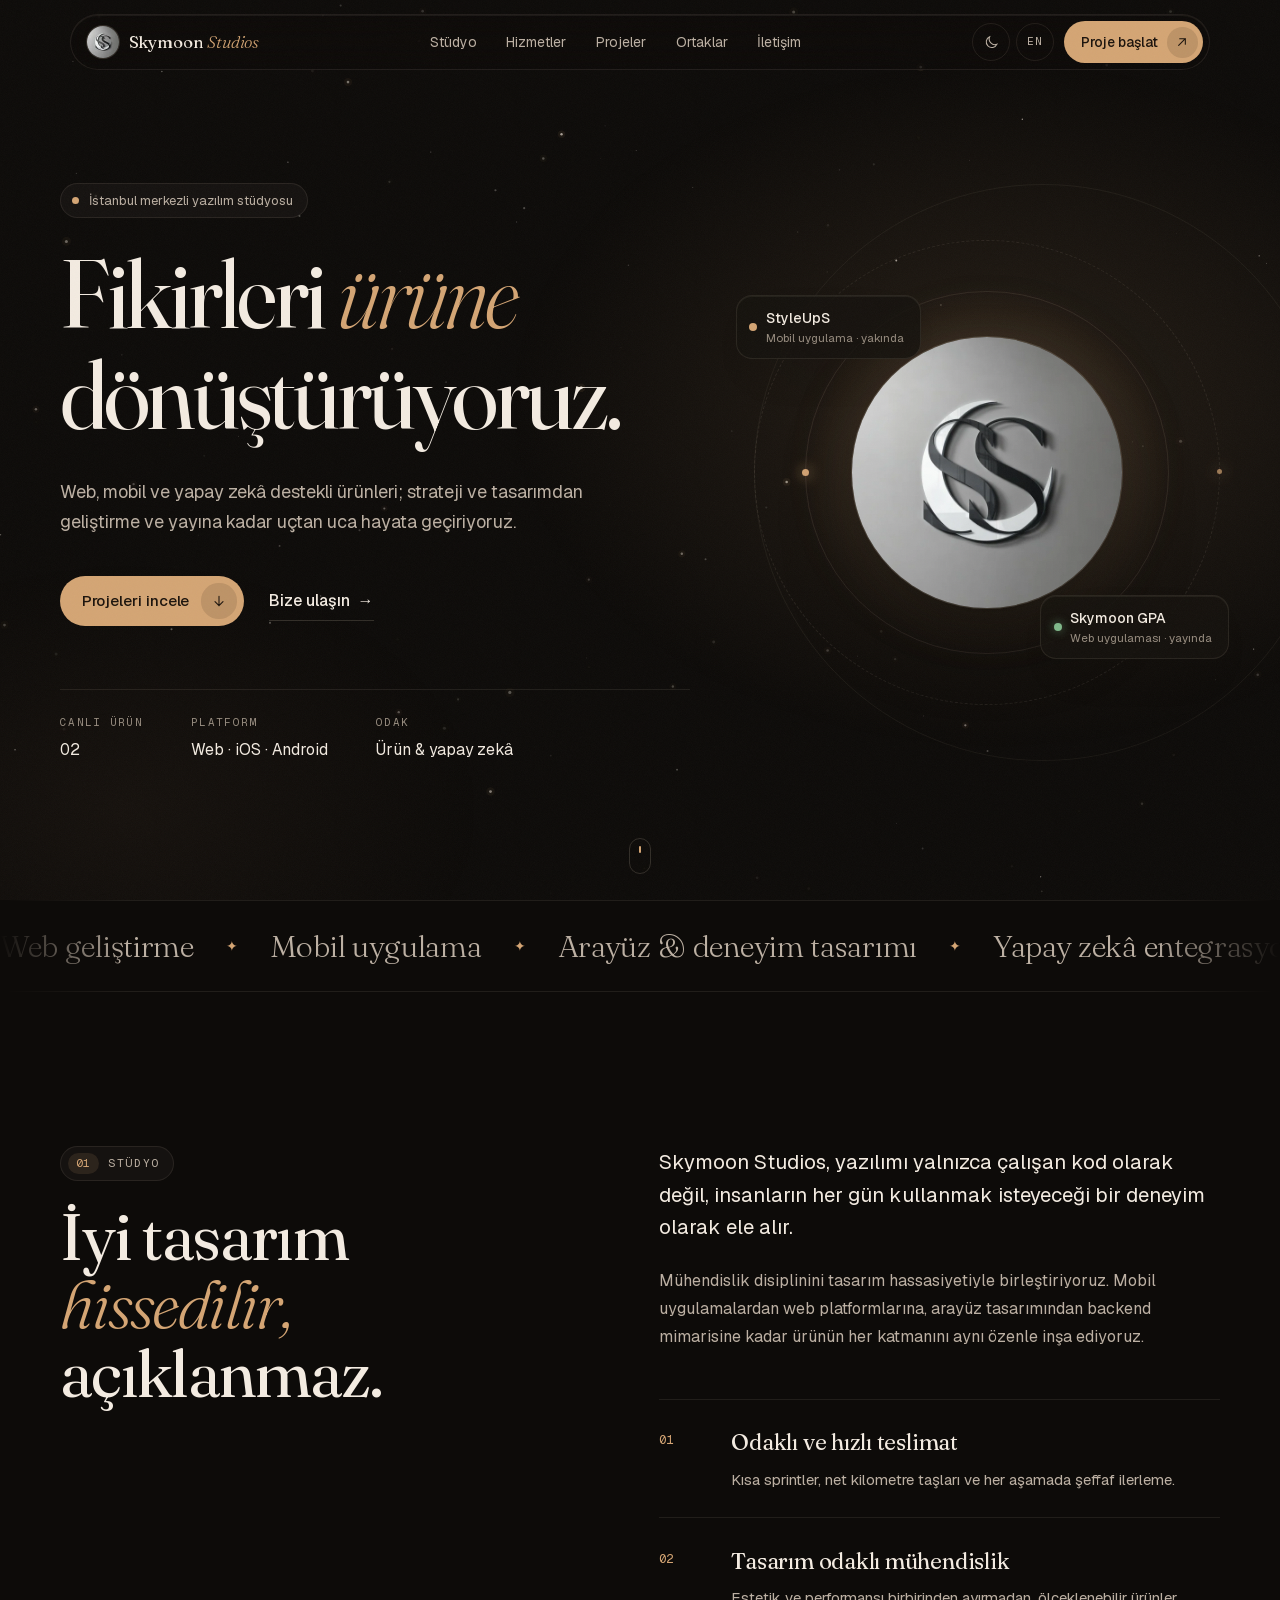
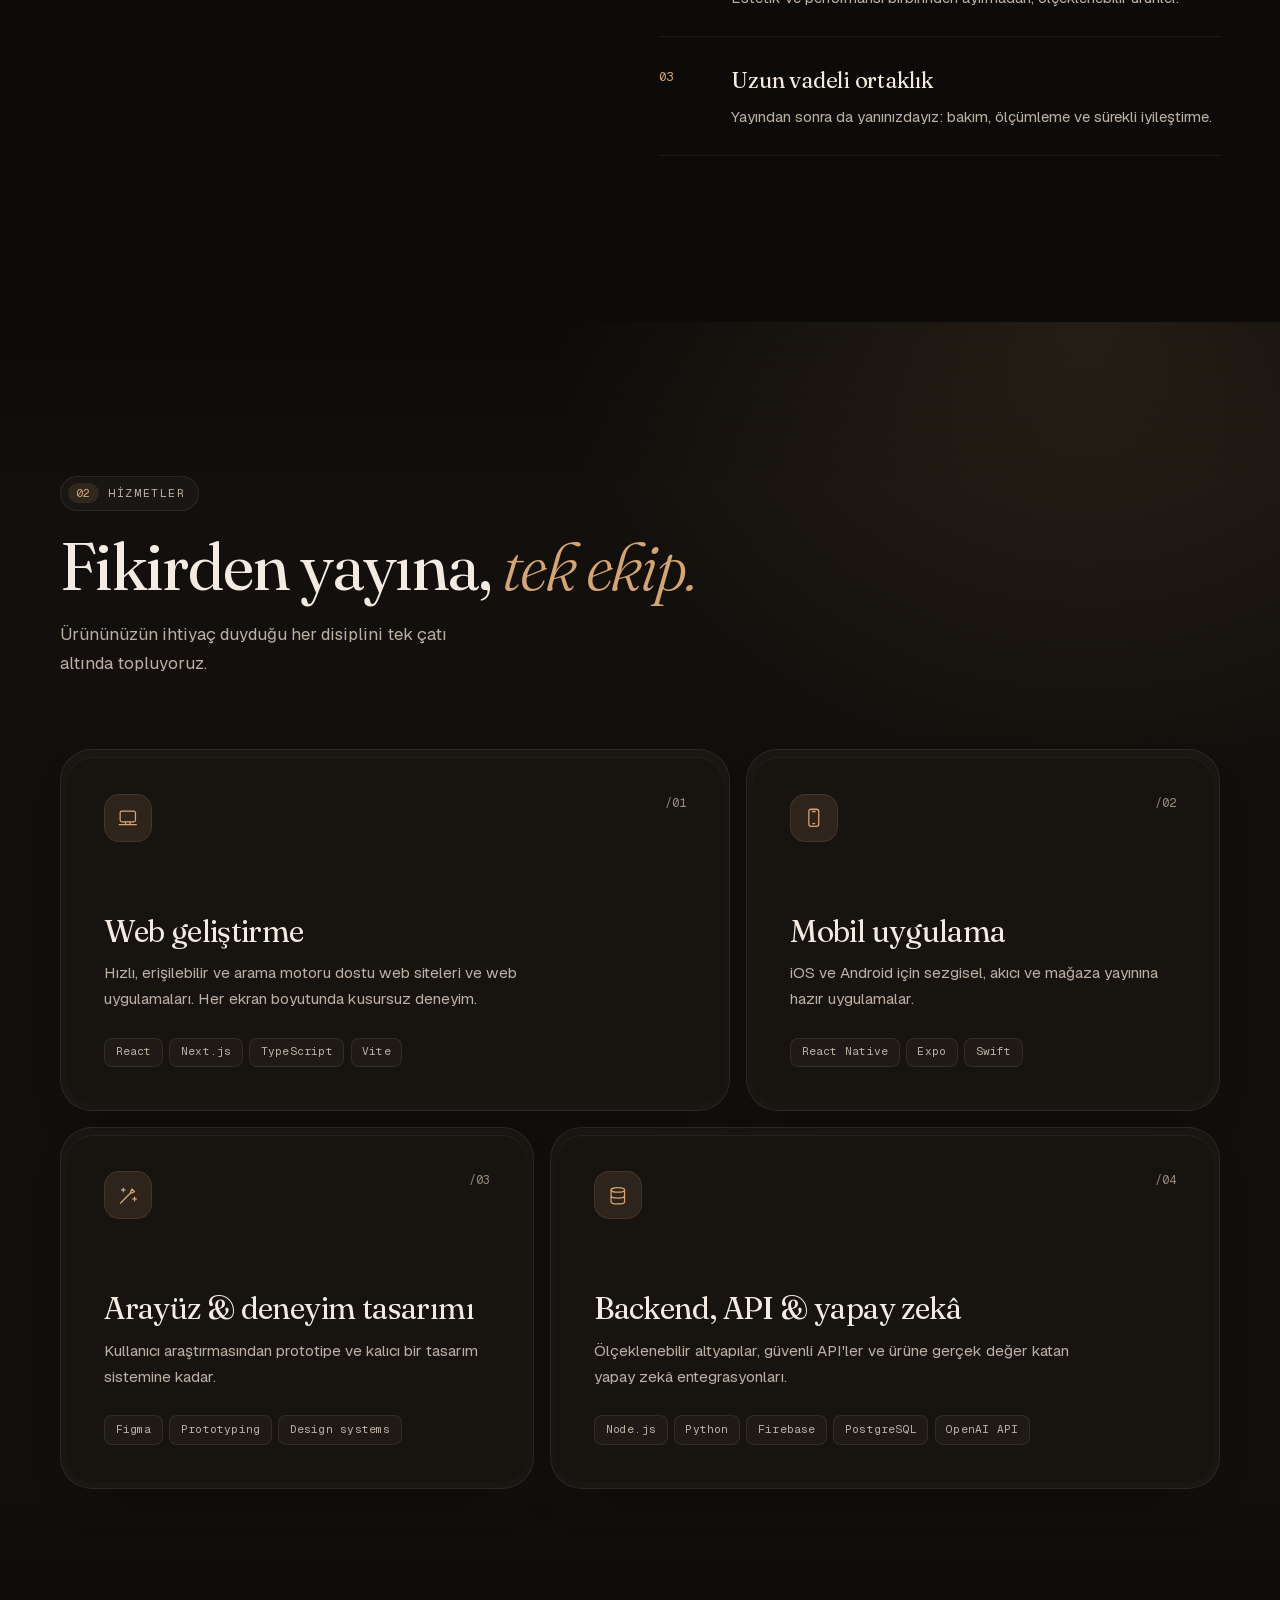
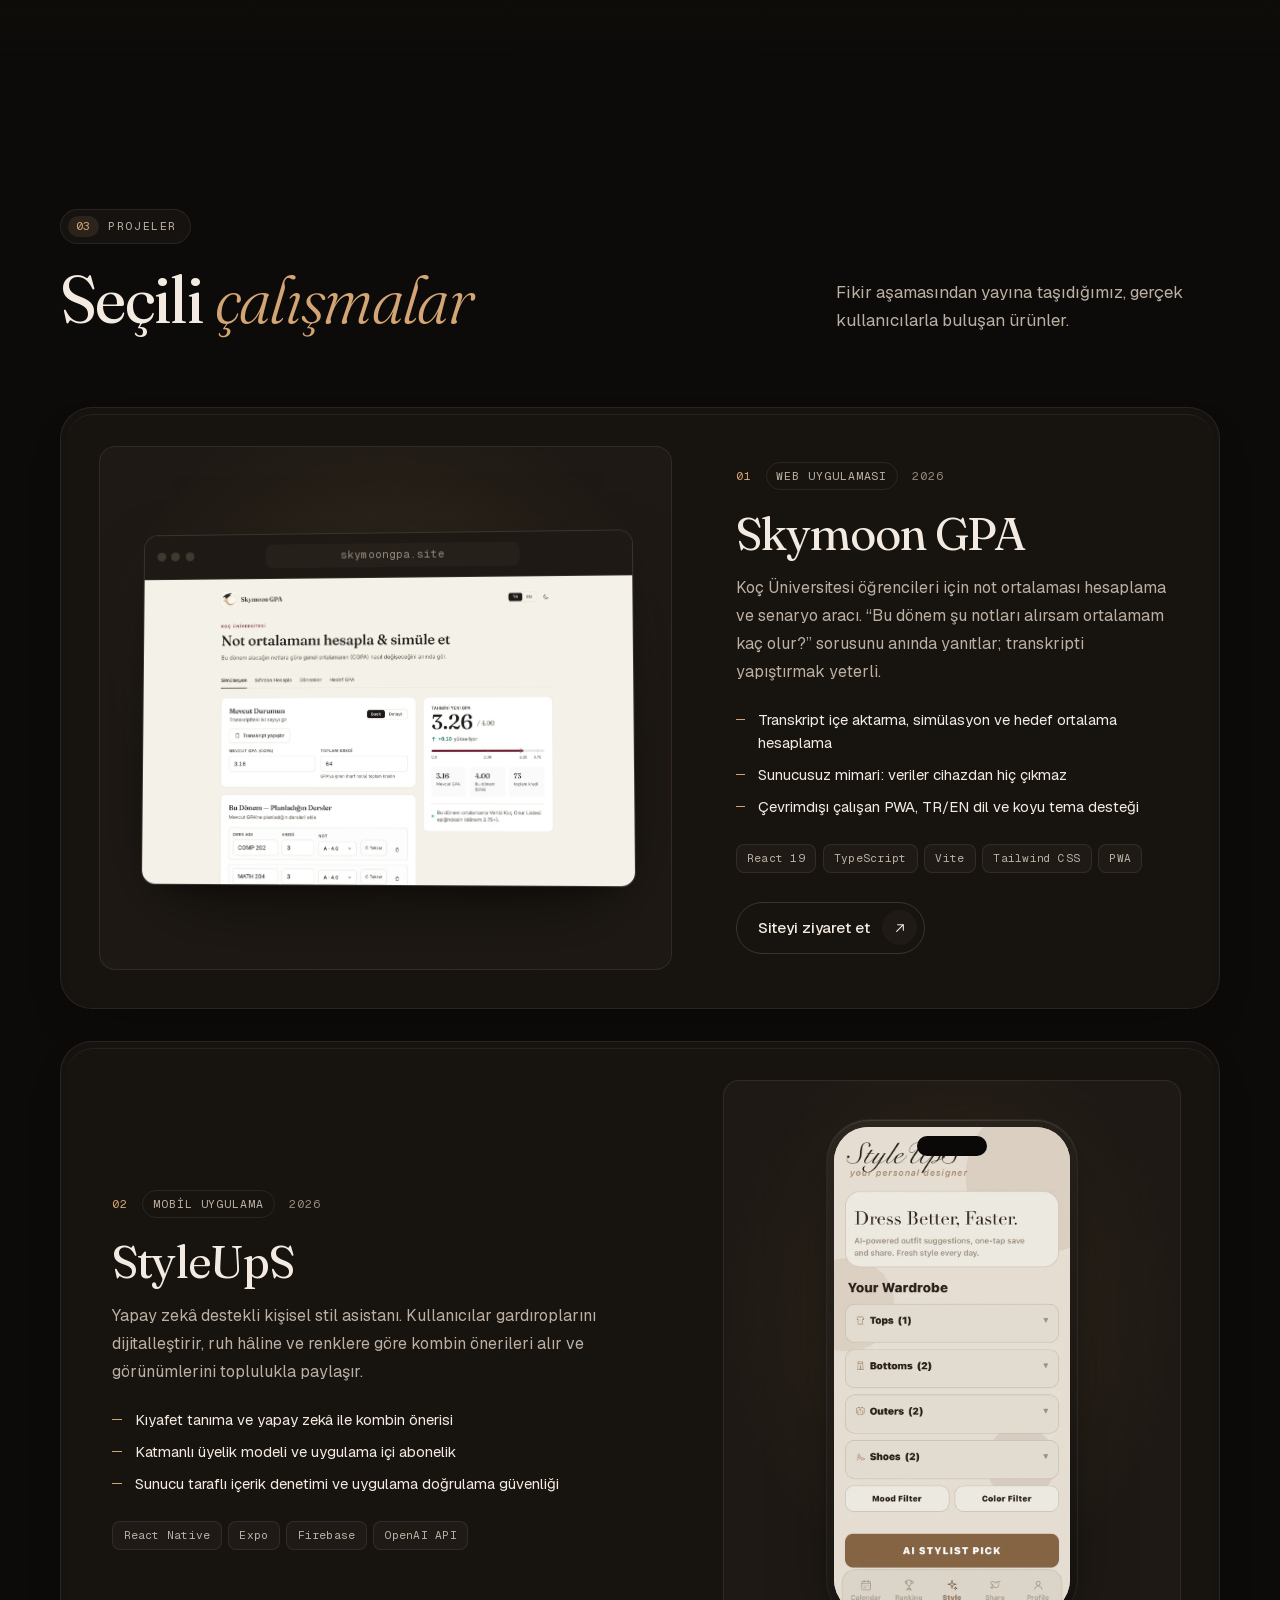
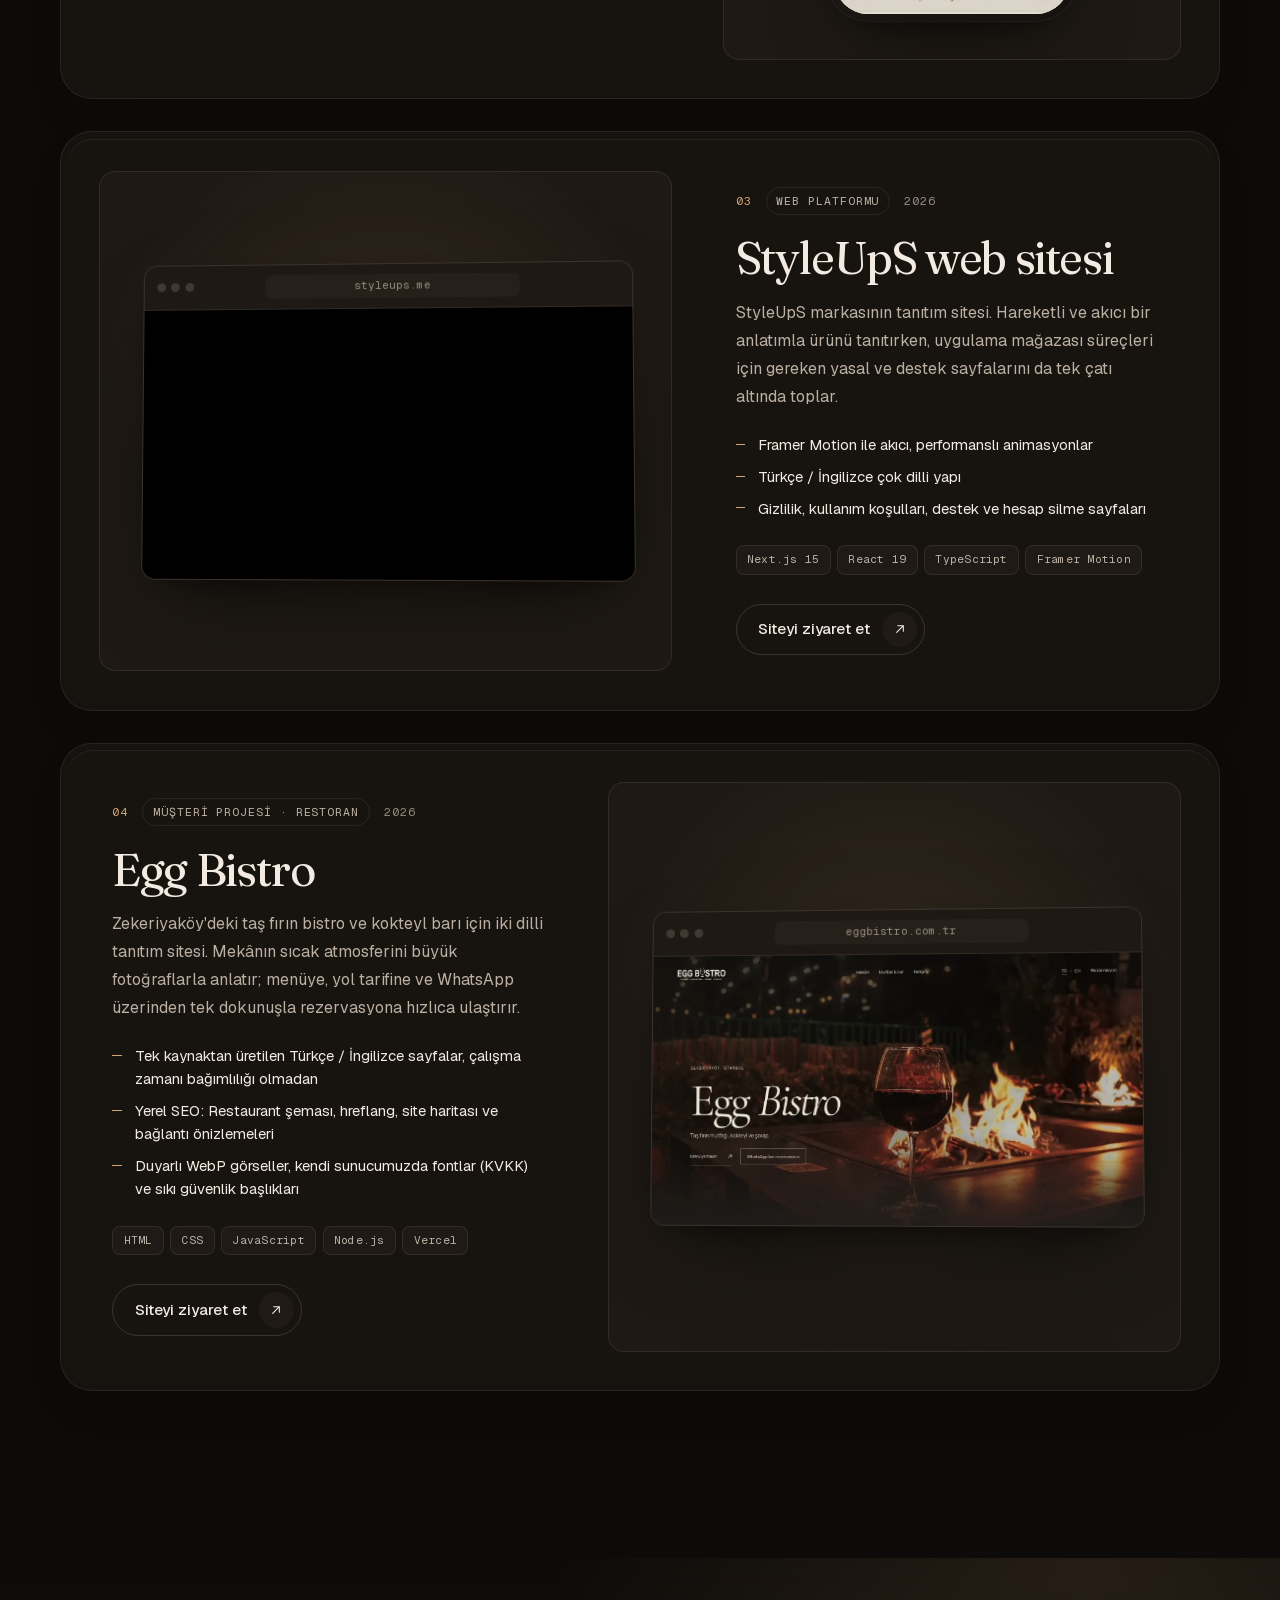
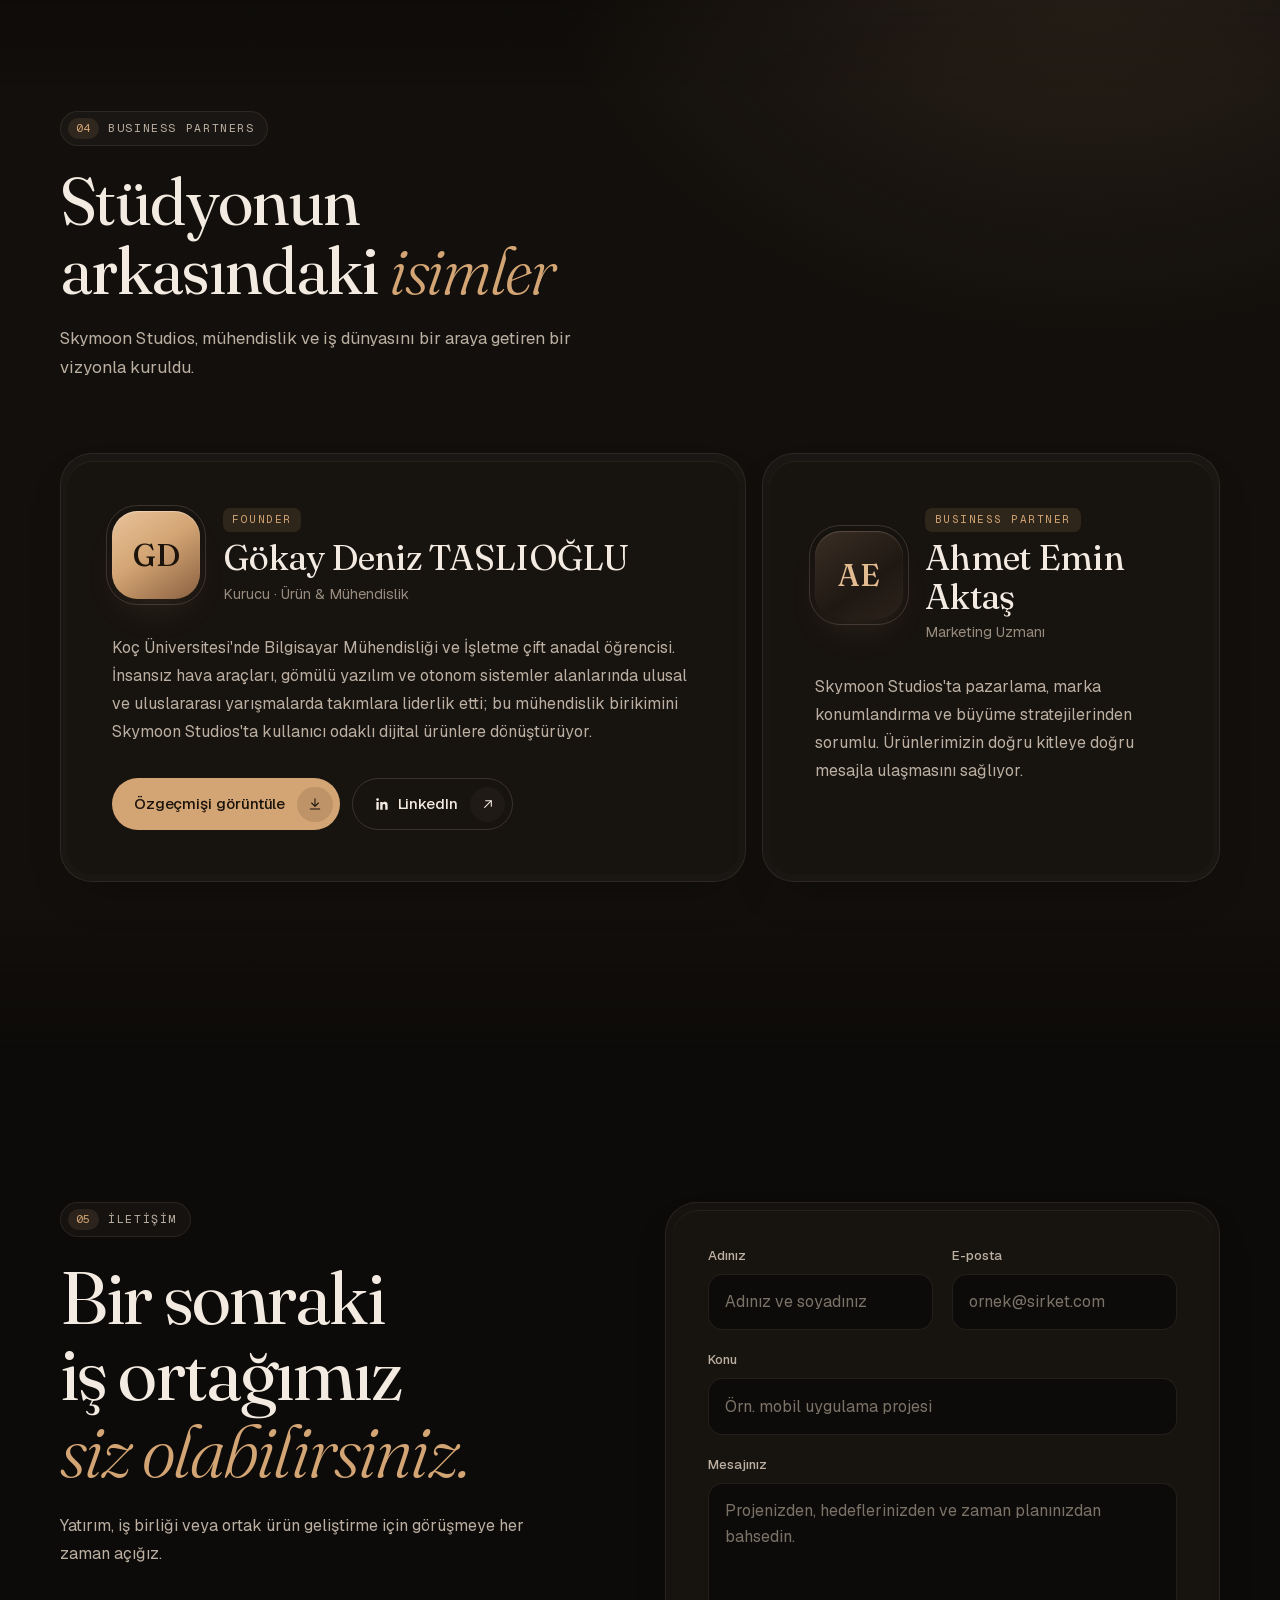
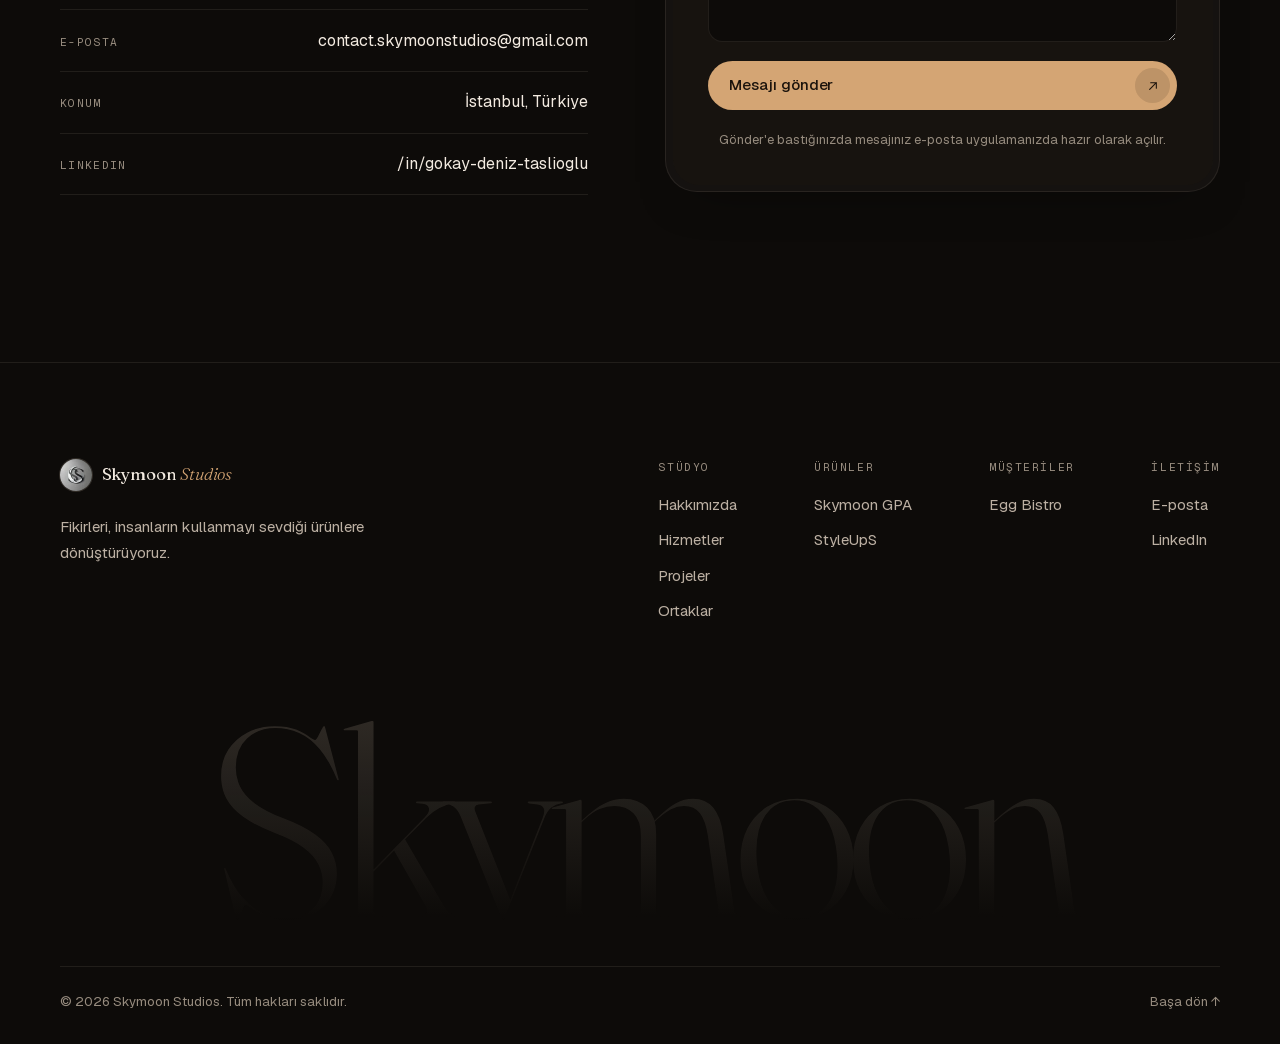
<file: index.html>
<!DOCTYPE html>
<html lang="tr">
<head>
    <meta charset="UTF-8">
    <meta name="viewport" content="width=device-width, initial-scale=1.0, viewport-fit=cover">
    <!-- Translatable head: data-en / data-en-* hold the English values used by build-en.mjs -->
    <title data-tr="Skymoon Studios — Dijital Ürün Stüdyosu" data-en="Skymoon Studios — Digital Product Studio">Skymoon Studios — Dijital Ürün Stüdyosu</title>
    <meta name="description" content="Skymoon Studios, web, mobil ve yapay zekâ destekli ürünleri tasarımdan yayına kadar uçtan uca geliştiren İstanbul merkezli bir yazılım stüdyosudur." data-en-content="Skymoon Studios is an Istanbul-based software studio that designs, builds and ships web, mobile and AI-powered products end to end.">
    <meta http-equiv="Content-Security-Policy" content="default-src 'self'; script-src 'self'; style-src 'self' 'unsafe-inline'; font-src 'self'; img-src 'self' data: https:; media-src 'self' data: blob:; connect-src 'self'; object-src 'none'; base-uri 'self'; form-action 'self' mailto:">
    <meta name="theme-color" content="#0d0b09">
    <link rel="canonical" href="https://www.skymoonstudios.com/" data-en-href="https://www.skymoonstudios.com/en/">
    <link rel="alternate" hreflang="tr" href="https://www.skymoonstudios.com/">
    <link rel="alternate" hreflang="en" href="https://www.skymoonstudios.com/en/">
    <link rel="alternate" hreflang="x-default" href="https://www.skymoonstudios.com/">
    <link rel="icon" href="/favicon.ico" sizes="any">
    <link rel="icon" type="image/png" sizes="32x32" href="/favicon-32.png">
    <link rel="apple-touch-icon" href="/apple-touch-icon.png">
    <meta property="og:type" content="website">
    <meta property="og:url" content="https://www.skymoonstudios.com/" data-en-content="https://www.skymoonstudios.com/en/">
    <meta property="og:site_name" content="Skymoon Studios">
    <meta property="og:locale" content="tr_TR" data-en-content="en_US">
    <meta property="og:locale:alternate" content="en_US" data-en-content="tr_TR">
    <meta property="og:title" content="Skymoon Studios — Dijital Ürün Stüdyosu" data-en-content="Skymoon Studios — Digital Product Studio">
    <meta property="og:description" content="Web, mobil ve yapay zekâ destekli ürünleri tasarımdan yayına kadar uçtan uca geliştiriyoruz." data-en-content="We design, build and ship web, mobile and AI-powered products end to end.">
    <meta property="og:image" content="https://www.skymoonstudios.com/og-image.jpg">
    <meta property="og:image:width" content="1200">
    <meta property="og:image:height" content="630">
    <meta property="og:image:alt" content="Skymoon Studios — Fikirleri ürüne dönüştürüyoruz." data-en-content="Skymoon Studios — We turn ideas into products.">
    <meta name="twitter:card" content="summary_large_image">
    <meta name="twitter:title" content="Skymoon Studios — Dijital Ürün Stüdyosu" data-en-content="Skymoon Studios — Digital Product Studio">
    <meta name="twitter:description" content="Web, mobil ve yapay zekâ destekli ürünleri tasarımdan yayına kadar uçtan uca geliştiriyoruz." data-en-content="We design, build and ship web, mobile and AI-powered products end to end.">
    <meta name="twitter:image" content="https://www.skymoonstudios.com/og-image.jpg">
    <script type="application/ld+json">
    {
        "@context": "https://schema.org",
        "@type": "Organization",
        "name": "Skymoon Studios",
        "url": "https://www.skymoonstudios.com/",
        "logo": "https://www.skymoonstudios.com/apple-touch-icon.png",
        "email": "contact.skymoonstudios@gmail.com",
        "address": { "@type": "PostalAddress", "addressLocality": "İstanbul", "addressCountry": "TR" },
        "founder": { "@type": "Person", "name": "Gökay Deniz TASLIOĞLU", "sameAs": "https://www.linkedin.com/in/gokay-deniz-taslioglu/" }
    }
    </script>
    <script src="/boot.js?v=2026-09-29n"></script>
    <link rel="preload" href="/fonts/fraunces-normal-latin.woff2" as="font" type="font/woff2" crossorigin>
    <link rel="preload" href="/fonts/geist-normal-latin.woff2" as="font" type="font/woff2" crossorigin>
    <link rel="stylesheet" href="/fonts/fonts.css?v=1">
    <link rel="stylesheet" href="/styles.css?v=2026-09-29n">
</head>
<body>
    <a class="skip-link" href="#main" data-tr="İçeriğe geç" data-en="Skip to content">İçeriğe geç</a>

    <div class="cursor-aura" aria-hidden="true"></div>
    <canvas id="starfield" aria-hidden="true"></canvas>
    <div class="grain" aria-hidden="true"></div>

    <!-- Preloader (first visit per session only) -->
    <div class="preloader" aria-hidden="true">
        <div class="pre-inner">
            <div class="pre-ring">
                <img src="/assets/logo-128.webp" alt="" class="pre-logo" width="58" height="58">
                <svg viewBox="0 0 100 100"><circle cx="50" cy="50" r="46"/></svg>
            </div>
            <div class="pre-word">Skymoon <em>Studios</em></div>
        </div>
    </div>

    <!-- ─── NAV ─── -->
    <header class="nav" id="nav">
        <div class="nav-island">
            <a href="#hero" class="brand" aria-label="Skymoon Studios — ana sayfa" data-en-aria="Skymoon Studios — home">
                <img src="/assets/logo-64.webp" alt="" class="brand-logo" width="32" height="32">
                <span class="brand-word">Skymoon <em>Studios</em></span>
            </a>
            <nav class="nav-links" aria-label="Ana menü" data-en-aria="Main menu">
                <a href="#about" class="nav-link" data-tr="Stüdyo" data-en="Studio">Stüdyo</a>
                <a href="#services" class="nav-link" data-tr="Hizmetler" data-en="Services">Hizmetler</a>
                <a href="#work" class="nav-link" data-tr="Projeler" data-en="Work">Projeler</a>
                <a href="#partners" class="nav-link" data-tr="Ortaklar" data-en="Partners">Ortaklar</a>
                <a href="#contact" class="nav-link" data-tr="İletişim" data-en="Contact">İletişim</a>
            </nav>
            <div class="nav-actions">
                <button class="icon-btn" id="themeToggle" type="button" aria-label="Temayı değiştir" data-tr-aria="Temayı değiştir" data-en-aria="Toggle theme">
                    <svg class="i-sun" viewBox="0 0 24 24" aria-hidden="true"><circle cx="12" cy="12" r="4"/><path d="M12 2.5v2M12 19.5v2M4.6 4.6l1.4 1.4M18 18l1.4 1.4M2.5 12h2M19.5 12h2M4.6 19.4 6 18M18 6l1.4-1.4"/></svg>
                    <svg class="i-moon" viewBox="0 0 24 24" aria-hidden="true"><path d="M20 14.5A8 8 0 0 1 9.5 4a8 8 0 1 0 10.5 10.5Z"/></svg>
                </button>
                <a class="icon-btn lang-btn" id="langToggle" href="/en/" data-en-href="/" hreflang="en" data-en-hreflang="tr" aria-label="Switch to English" data-tr-aria="Switch to English" data-en-aria="Türkçeye geç" data-tr="EN" data-en="TR">EN</a>
                <a href="#contact" class="btn btn--primary btn--sm nav-cta">
                    <span data-tr="Proje başlat" data-en="Start a project">Proje başlat</span>
                    <span class="btn-ico" aria-hidden="true"><svg viewBox="0 0 24 24"><path d="M7 17 17 7M8.5 7H17v8.5"/></svg></span>
                </a>
                <button class="burger" id="burger" type="button" aria-label="Menüyü aç" data-en-aria="Open menu" aria-expanded="false" aria-controls="drawer"><span></span><span></span></button>
            </div>
        </div>
    </header>

    <!-- Mobile drawer -->
    <div class="drawer" id="drawer" aria-hidden="true">
        <nav class="drawer-links" aria-label="Mobil menü" data-en-aria="Mobile menu">
            <a href="#about" class="drawer-link"><span class="dl-num">01</span><span data-tr="Stüdyo" data-en="Studio">Stüdyo</span></a>
            <a href="#services" class="drawer-link"><span class="dl-num">02</span><span data-tr="Hizmetler" data-en="Services">Hizmetler</span></a>
            <a href="#work" class="drawer-link"><span class="dl-num">03</span><span data-tr="Projeler" data-en="Work">Projeler</span></a>
            <a href="#partners" class="drawer-link"><span class="dl-num">04</span><span data-tr="Ortaklar" data-en="Partners">Ortaklar</span></a>
            <a href="#contact" class="drawer-link"><span class="dl-num">05</span><span data-tr="İletişim" data-en="Contact">İletişim</span></a>
        </nav>
        <a href="mailto:contact.skymoonstudios@gmail.com" class="drawer-mail">contact.skymoonstudios@gmail.com</a>
    </div>

    <main id="main" tabindex="-1">

    <!-- ═══════════════ HERO ═══════════════ -->
    <section class="hero" id="hero">
        <div class="container hero-grid">
            <div class="hero-copy">
                <span class="badge hero-in" style="--d:0"><span class="badge-dot"></span><span data-tr="İstanbul merkezli yazılım stüdyosu" data-en="Software studio based in Istanbul">İstanbul merkezli yazılım stüdyosu</span></span>
                <h1 class="hero-title">
                    <span class="line"><span class="word" style="--d:1" data-tr="Fikirleri <em>ürüne</em>" data-en="We turn ideas">Fikirleri <em>ürüne</em></span></span>
                    <span class="line"><span class="word" style="--d:2" data-tr="dönüştürüyoruz." data-en="into <em>products.</em>">dönüştürüyoruz.</span></span>
                </h1>
                <p class="hero-lead hero-in" style="--d:3" data-tr="Web, mobil ve yapay zekâ destekli ürünleri; strateji ve tasarımdan geliştirme ve yayına kadar uçtan uca hayata geçiriyoruz." data-en="We design, build and ship web, mobile and AI-powered products — from strategy and design through engineering and launch.">Web, mobil ve yapay zekâ destekli ürünleri; strateji ve tasarımdan geliştirme ve yayına kadar uçtan uca hayata geçiriyoruz.</p>
                <div class="hero-actions hero-in" style="--d:4">
                    <a href="#work" class="btn btn--primary">
                        <span data-tr="Projeleri incele" data-en="View our work">Projeleri incele</span>
                        <span class="btn-ico" aria-hidden="true"><svg viewBox="0 0 24 24"><path d="M12 5v14M6 13l6 6 6-6"/></svg></span>
                    </a>
                    <a href="#contact" class="link-arrow" data-tr="Bize ulaşın <span aria-hidden='true'>→</span>" data-en="Get in touch <span aria-hidden='true'>→</span>">Bize ulaşın <span aria-hidden="true">→</span></a>
                </div>
                <dl class="hero-meta hero-in" style="--d:5">
                    <div><dt data-tr="Canlı ürün" data-en="Live products">Canlı ürün</dt><dd>02</dd></div>
                    <div><dt data-tr="Platform" data-en="Platforms">Platform</dt><dd>Web · iOS · Android</dd></div>
                    <div><dt data-tr="Odak" data-en="Focus">Odak</dt><dd data-tr="Ürün & yapay zekâ" data-en="Product & AI">Ürün & yapay zekâ</dd></div>
                </dl>
            </div>

            <div class="hero-visual hero-in" style="--d:3" aria-hidden="true">
                <div class="orbit orbit-1"><span class="orbit-dot"></span></div>
                <div class="orbit orbit-2"><span class="orbit-dot"></span></div>
                <div class="orbit orbit-3"></div>
                <div class="moon">
                    <div class="moon-glow"></div>
                    <img src="/assets/logo-600.webp" alt="" class="moon-img" width="600" height="600" fetchpriority="high">
                </div>
                <div class="float-chip chip-a"><span class="chip-dot"></span>StyleUpS<small data-tr="Mobil uygulama · yakında" data-en="Mobile app · coming soon">Mobil uygulama · yakında</small></div>
                <div class="float-chip chip-b"><span class="chip-dot"></span>Skymoon GPA<small data-tr="Web uygulaması · yayında" data-en="Web app · live">Web uygulaması · yayında</small></div>
            </div>
        </div>
        <a href="#about" class="scroll-cue" aria-label="Aşağı kaydır" data-tr-aria="Aşağı kaydır" data-en-aria="Scroll down"><span></span></a>
    </section>

    <!-- Capability marquee -->
    <div class="marquee" aria-hidden="true">
        <div class="mq-track">
            <span data-tr="Web geliştirme" data-en="Web development">Web geliştirme</span><i>✦</i>
            <span data-tr="Mobil uygulama" data-en="Mobile apps">Mobil uygulama</span><i>✦</i>
            <span data-tr="Arayüz & deneyim tasarımı" data-en="Interface & experience design">Arayüz & deneyim tasarımı</span><i>✦</i>
            <span data-tr="Yapay zekâ entegrasyonu" data-en="AI integration">Yapay zekâ entegrasyonu</span><i>✦</i>
            <span data-tr="Backend & API" data-en="Backend & API">Backend & API</span><i>✦</i>
            <span data-tr="Ürün stratejisi" data-en="Product strategy">Ürün stratejisi</span><i>✦</i>
            <span data-tr="Web geliştirme" data-en="Web development">Web geliştirme</span><i>✦</i>
            <span data-tr="Mobil uygulama" data-en="Mobile apps">Mobil uygulama</span><i>✦</i>
            <span data-tr="Arayüz & deneyim tasarımı" data-en="Interface & experience design">Arayüz & deneyim tasarımı</span><i>✦</i>
            <span data-tr="Yapay zekâ entegrasyonu" data-en="AI integration">Yapay zekâ entegrasyonu</span><i>✦</i>
            <span data-tr="Backend & API" data-en="Backend & API">Backend & API</span><i>✦</i>
            <span data-tr="Ürün stratejisi" data-en="Product strategy">Ürün stratejisi</span><i>✦</i>
        </div>
    </div>

    <!-- ═══════════════ ABOUT ═══════════════ -->
    <section class="section" id="about">
        <div class="container about-grid">
            <div class="about-head rv">
                <span class="eyebrow"><span class="ey-num">01</span><span data-tr="Stüdyo" data-en="The studio">Stüdyo</span></span>
                <h2 class="h2" data-tr="İyi tasarım <em>hissedilir,</em> açıklanmaz." data-en="Good design is <em>felt,</em> not explained.">İyi tasarım <em>hissedilir,</em> açıklanmaz.</h2>
            </div>
            <div class="about-body">
                <p class="lead rv" data-tr="Skymoon Studios, yazılımı yalnızca çalışan kod olarak değil, insanların her gün kullanmak isteyeceği bir deneyim olarak ele alır." data-en="Skymoon Studios treats software not just as working code, but as an experience people genuinely want to return to every day.">Skymoon Studios, yazılımı yalnızca çalışan kod olarak değil, insanların her gün kullanmak isteyeceği bir deneyim olarak ele alır.</p>
                <p class="body rv" data-tr="Mühendislik disiplinini tasarım hassasiyetiyle birleştiriyoruz. Mobil uygulamalardan web platformlarına, arayüz tasarımından backend mimarisine kadar ürünün her katmanını aynı özenle inşa ediyoruz." data-en="We combine engineering discipline with a designer's eye. From mobile apps to web platforms, from interface design to backend architecture, we build every layer of a product with the same level of care.">Mühendislik disiplinini tasarım hassasiyetiyle birleştiriyoruz. Mobil uygulamalardan web platformlarına, arayüz tasarımından backend mimarisine kadar ürünün her katmanını aynı özenle inşa ediyoruz.</p>
                <ol class="principles">
                    <li class="rv">
                        <span class="pr-num">01</span>
                        <div><h3 data-tr="Odaklı ve hızlı teslimat" data-en="Focused, fast delivery">Odaklı ve hızlı teslimat</h3><p data-tr="Kısa sprintler, net kilometre taşları ve her aşamada şeffaf ilerleme." data-en="Short sprints, clear milestones and transparent progress at every stage.">Kısa sprintler, net kilometre taşları ve her aşamada şeffaf ilerleme.</p></div>
                    </li>
                    <li class="rv">
                        <span class="pr-num">02</span>
                        <div><h3 data-tr="Tasarım odaklı mühendislik" data-en="Design-led engineering">Tasarım odaklı mühendislik</h3><p data-tr="Estetik ve performansı birbirinden ayırmadan, ölçeklenebilir ürünler." data-en="Scalable products where aesthetics and performance are never a trade-off.">Estetik ve performansı birbirinden ayırmadan, ölçeklenebilir ürünler.</p></div>
                    </li>
                    <li class="rv">
                        <span class="pr-num">03</span>
                        <div><h3 data-tr="Uzun vadeli ortaklık" data-en="Long-term partnership">Uzun vadeli ortaklık</h3><p data-tr="Yayından sonra da yanınızdayız: bakım, ölçümleme ve sürekli iyileştirme." data-en="We stay with you after launch: maintenance, analytics and continuous improvement.">Yayından sonra da yanınızdayız: bakım, ölçümleme ve sürekli iyileştirme.</p></div>
                    </li>
                </ol>
            </div>
        </div>
    </section>

    <!-- ═══════════════ SERVICES ═══════════════ -->
    <section class="section section--alt" id="services">
        <div class="container">
            <div class="sec-head rv">
                <span class="eyebrow"><span class="ey-num">02</span><span data-tr="Hizmetler" data-en="Services">Hizmetler</span></span>
                <h2 class="h2" data-tr="Fikirden yayına, <em>tek ekip.</em>" data-en="From idea to launch, <em>one team.</em>">Fikirden yayına, <em>tek ekip.</em></h2>
                <p class="sec-sub" data-tr="Ürününüzün ihtiyaç duyduğu her disiplini tek çatı altında topluyoruz." data-en="Every discipline your product needs, under one roof.">Ürününüzün ihtiyaç duyduğu her disiplini tek çatı altında topluyoruz.</p>
            </div>
            <div class="bento">
                <article class="bezel tile tile--wide rv">
                    <div class="bezel-core tile-core">
                        <div class="tile-top">
                            <span class="tile-icon" aria-hidden="true"><svg viewBox="0 0 24 24"><rect x="3.5" y="4.5" width="17" height="12" rx="2"/><path d="M2.5 19.5h19M9.5 16.5v3M14.5 16.5v3"/></svg></span>
                            <span class="tile-idx">/01</span>
                        </div>
                        <h3 data-tr="Web geliştirme" data-en="Web development">Web geliştirme</h3>
                        <p data-tr="Hızlı, erişilebilir ve arama motoru dostu web siteleri ve web uygulamaları. Her ekran boyutunda kusursuz deneyim." data-en="Fast, accessible, search-friendly websites and web applications that feel right on every screen size.">Hızlı, erişilebilir ve arama motoru dostu web siteleri ve web uygulamaları. Her ekran boyutunda kusursuz deneyim.</p>
                        <ul class="tags"><li>React</li><li>Next.js</li><li>TypeScript</li><li>Vite</li></ul>
                    </div>
                </article>
                <article class="bezel tile rv">
                    <div class="bezel-core tile-core">
                        <div class="tile-top">
                            <span class="tile-icon" aria-hidden="true"><svg viewBox="0 0 24 24"><rect x="6.5" y="2.5" width="11" height="19" rx="2.5"/><path d="M10.5 5h3M11 18.5h2"/></svg></span>
                            <span class="tile-idx">/02</span>
                        </div>
                        <h3 data-tr="Mobil uygulama" data-en="Mobile apps">Mobil uygulama</h3>
                        <p data-tr="iOS ve Android için sezgisel, akıcı ve mağaza yayınına hazır uygulamalar." data-en="Intuitive, fluid iOS and Android apps, ready for store release.">iOS ve Android için sezgisel, akıcı ve mağaza yayınına hazır uygulamalar.</p>
                        <ul class="tags"><li>React Native</li><li>Expo</li><li>Swift</li></ul>
                    </div>
                </article>
                <article class="bezel tile rv">
                    <div class="bezel-core tile-core">
                        <div class="tile-top">
                            <span class="tile-icon" aria-hidden="true"><svg viewBox="0 0 24 24"><path d="M4 20 14.5 9.5M14.5 9.5l2-5 3 3-5 2Z"/><path d="M5 5.5h4M7 3.5v4M17.5 15.5h4M19.5 13.5v4"/></svg></span>
                            <span class="tile-idx">/03</span>
                        </div>
                        <h3 data-tr="Arayüz & deneyim tasarımı" data-en="Interface & experience design">Arayüz & deneyim tasarımı</h3>
                        <p data-tr="Kullanıcı araştırmasından prototipe ve kalıcı bir tasarım sistemine kadar." data-en="From user research to prototypes and a lasting design system.">Kullanıcı araştırmasından prototipe ve kalıcı bir tasarım sistemine kadar.</p>
                        <ul class="tags"><li>Figma</li><li>Prototyping</li><li>Design systems</li></ul>
                    </div>
                </article>
                <article class="bezel tile tile--wide rv">
                    <div class="bezel-core tile-core">
                        <div class="tile-top">
                            <span class="tile-icon" aria-hidden="true"><svg viewBox="0 0 24 24"><ellipse cx="12" cy="5.5" rx="7.5" ry="2.5"/><path d="M4.5 5.5v6.5c0 1.4 3.4 2.5 7.5 2.5s7.5-1.1 7.5-2.5V5.5M4.5 12v6.5c0 1.4 3.4 2.5 7.5 2.5s7.5-1.1 7.5-2.5V12"/></svg></span>
                            <span class="tile-idx">/04</span>
                        </div>
                        <h3 data-tr="Backend, API & yapay zekâ" data-en="Backend, API & AI">Backend, API & yapay zekâ</h3>
                        <p data-tr="Ölçeklenebilir altyapılar, güvenli API'ler ve ürüne gerçek değer katan yapay zekâ entegrasyonları." data-en="Scalable infrastructure, secure APIs and AI integrations that add real value to the product.">Ölçeklenebilir altyapılar, güvenli API'ler ve ürüne gerçek değer katan yapay zekâ entegrasyonları.</p>
                        <ul class="tags"><li>Node.js</li><li>Python</li><li>Firebase</li><li>PostgreSQL</li><li>OpenAI API</li></ul>
                    </div>
                </article>
            </div>
        </div>
    </section>

    <!-- ═══════════════ WORK ═══════════════ -->
    <section class="section" id="work">
        <div class="container">
            <div class="sec-head sec-head--split rv">
                <div>
                    <span class="eyebrow"><span class="ey-num">03</span><span data-tr="Projeler" data-en="Selected work">Projeler</span></span>
                    <h2 class="h2" data-tr="Seçili <em>çalışmalar</em>" data-en="Selected <em>work</em>">Seçili <em>çalışmalar</em></h2>
                </div>
                <p class="sec-sub" data-tr="Fikir aşamasından yayına taşıdığımız, gerçek kullanıcılarla buluşan ürünler." data-en="Products we took from first idea to launch — now in the hands of real users.">Fikir aşamasından yayına taşıdığımız, gerçek kullanıcılarla buluşan ürünler.</p>
            </div>

            <!-- Project 01 — Skymoon GPA -->
            <article class="bezel project rv">
                <div class="bezel-core project-core">
                    <div class="project-visual">
                        <div class="pv-glow"></div>
                        <div class="browser">
                            <div class="browser-bar">
                                <span class="bb-dots"><i></i><i></i><i></i></span>
                                <span class="bb-url">skymoongpa.site</span>
                            </div>
                            <div class="browser-body browser-body--scroll">
                                <img src="/skymoongpa-screen.webp" alt="Skymoon GPA simülasyon ekranı: mevcut ortalama 3.16, tahmini yeni ortalama 3.26" loading="lazy" decoding="async" width="1600" height="1000" data-tr-alt="Skymoon GPA simülasyon ekranı: mevcut ortalama 3.16, tahmini yeni ortalama 3.26" data-en-alt="Skymoon GPA simulation screen: current GPA 3.16, projected GPA 3.26">
                            </div>
                        </div>
                    </div>
                    <div class="project-info">
                        <div class="p-meta"><span class="p-num">01</span><span class="p-cat" data-tr="Web uygulaması" data-en="Web application">Web uygulaması</span><span class="p-year">2026</span></div>
                        <h3 class="p-title">Skymoon GPA</h3>
                        <p class="p-desc" data-tr="Koç Üniversitesi öğrencileri için not ortalaması hesaplama ve senaryo aracı. “Bu dönem şu notları alırsam ortalamam kaç olur?” sorusunu anında yanıtlar; transkripti yapıştırmak yeterli." data-en="A GPA calculator and what-if planner for Koç University students. It instantly answers “what will my GPA be if I get these grades this term?” — just paste your transcript.">Koç Üniversitesi öğrencileri için not ortalaması hesaplama ve senaryo aracı. “Bu dönem şu notları alırsam ortalamam kaç olur?” sorusunu anında yanıtlar; transkripti yapıştırmak yeterli.</p>
                        <ul class="p-points">
                            <li data-tr="Transkript içe aktarma, simülasyon ve hedef ortalama hesaplama" data-en="Transcript import, grade simulation and target-GPA planning">Transkript içe aktarma, simülasyon ve hedef ortalama hesaplama</li>
                            <li data-tr="Sunucusuz mimari: veriler cihazdan hiç çıkmaz" data-en="Serverless by design: data never leaves the device">Sunucusuz mimari: veriler cihazdan hiç çıkmaz</li>
                            <li data-tr="Çevrimdışı çalışan PWA, TR/EN dil ve koyu tema desteği" data-en="Offline-ready PWA with TR/EN and dark mode">Çevrimdışı çalışan PWA, TR/EN dil ve koyu tema desteği</li>
                        </ul>
                        <ul class="tags"><li>React 19</li><li>TypeScript</li><li>Vite</li><li>Tailwind CSS</li><li>PWA</li></ul>
                        <a href="https://www.skymoongpa.site" class="btn btn--ghost" target="_blank" rel="noopener">
                            <span data-tr="Siteyi ziyaret et" data-en="Visit the site">Siteyi ziyaret et</span>
                            <span class="btn-ico" aria-hidden="true"><svg viewBox="0 0 24 24"><path d="M7 17 17 7M8.5 7H17v8.5"/></svg></span>
                        </a>
                    </div>
                </div>
            </article>

            <!-- Project 02 — StyleUpS App -->
            <article class="bezel project project--flip rv">
                <div class="bezel-core project-core">
                    <div class="project-visual">
                        <div class="pv-glow"></div>
                        <div class="phone">
                            <span class="phone-glare" aria-hidden="true"></span>
                            <div class="phone-screen">
                                <span class="phone-island"></span>
                                <img src="/styleups-app.webp" alt="StyleUpS uygulamasında gardırop ekranı ve AI Stylist önerisi" loading="lazy" decoding="async" width="600" height="1237" data-tr-alt="StyleUpS uygulamasında gardırop ekranı ve AI Stylist önerisi" data-en-alt="StyleUpS app wardrobe screen with the AI Stylist pick">
                            </div>
                        </div>
                    </div>
                    <div class="project-info">
                        <div class="p-meta"><span class="p-num">02</span><span class="p-cat" data-tr="Mobil uygulama" data-en="Mobile app">Mobil uygulama</span><span class="p-year">2026</span></div>
                        <h3 class="p-title">StyleUpS</h3>
                        <p class="p-desc" data-tr="Yapay zekâ destekli kişisel stil asistanı. Kullanıcılar gardıroplarını dijitalleştirir, ruh hâline ve renklere göre kombin önerileri alır ve görünümlerini toplulukla paylaşır." data-en="An AI-powered personal styling assistant. Users digitise their wardrobe, get outfit suggestions tuned to mood and colour, and share their looks with the community.">Yapay zekâ destekli kişisel stil asistanı. Kullanıcılar gardıroplarını dijitalleştirir, ruh hâline ve renklere göre kombin önerileri alır ve görünümlerini toplulukla paylaşır.</p>
                        <ul class="p-points">
                            <li data-tr="Kıyafet tanıma ve yapay zekâ ile kombin önerisi" data-en="Garment recognition and AI outfit recommendations">Kıyafet tanıma ve yapay zekâ ile kombin önerisi</li>
                            <li data-tr="Katmanlı üyelik modeli ve uygulama içi abonelik" data-en="Tiered membership model with in-app subscriptions">Katmanlı üyelik modeli ve uygulama içi abonelik</li>
                            <li data-tr="Sunucu taraflı içerik denetimi ve uygulama doğrulama güvenliği" data-en="Server-side content moderation and app attestation">Sunucu taraflı içerik denetimi ve uygulama doğrulama güvenliği</li>
                        </ul>
                        <ul class="tags"><li>React Native</li><li>Expo</li><li>Firebase</li><li>OpenAI API</li></ul>
                    </div>
                </div>
            </article>

            <!-- Project 03 — StyleUpS Website -->
            <article class="bezel project rv">
                <div class="bezel-core project-core">
                    <div class="project-visual">
                        <div class="pv-glow"></div>
                        <div class="browser">
                            <div class="browser-bar">
                                <span class="bb-dots"><i></i><i></i><i></i></span>
                                <span class="bb-url">styleups.me</span>
                            </div>
                            <div class="browser-body browser-body--video">
                                <video class="p-video" autoplay muted loop playsinline webkit-playsinline disablepictureinpicture disableremoteplayback preload="auto" aria-label="StyleUpS web sitesinin tanıtım kaydı" data-en-aria="Walkthrough recording of the StyleUpS website">
                                    <source src="/styleupswebsitevideonew.mp4" type="video/mp4">
                                </video>
                            </div>
                        </div>
                    </div>
                    <div class="project-info">
                        <div class="p-meta"><span class="p-num">03</span><span class="p-cat" data-tr="Web platformu" data-en="Web platform">Web platformu</span><span class="p-year">2026</span></div>
                        <h3 class="p-title" data-tr="StyleUpS web sitesi" data-en="StyleUpS website">StyleUpS web sitesi</h3>
                        <p class="p-desc" data-tr="StyleUpS markasının tanıtım sitesi. Hareketli ve akıcı bir anlatımla ürünü tanıtırken, uygulama mağazası süreçleri için gereken yasal ve destek sayfalarını da tek çatı altında toplar." data-en="The marketing site for the StyleUpS brand. It tells the product story through fluid motion and brings together the legal and support pages required for app store review.">StyleUpS markasının tanıtım sitesi. Hareketli ve akıcı bir anlatımla ürünü tanıtırken, uygulama mağazası süreçleri için gereken yasal ve destek sayfalarını da tek çatı altında toplar.</p>
                        <ul class="p-points">
                            <li data-tr="Framer Motion ile akıcı, performanslı animasyonlar" data-en="Smooth, performant animations with Framer Motion">Framer Motion ile akıcı, performanslı animasyonlar</li>
                            <li data-tr="Türkçe / İngilizce çok dilli yapı" data-en="Bilingual Turkish / English architecture">Türkçe / İngilizce çok dilli yapı</li>
                            <li data-tr="Gizlilik, kullanım koşulları, destek ve hesap silme sayfaları" data-en="Privacy, terms, support and account deletion pages">Gizlilik, kullanım koşulları, destek ve hesap silme sayfaları</li>
                        </ul>
                        <ul class="tags"><li>Next.js 15</li><li>React 19</li><li>TypeScript</li><li>Framer Motion</li></ul>
                        <a href="https://www.styleups.me" class="btn btn--ghost" target="_blank" rel="noopener">
                            <span data-tr="Siteyi ziyaret et" data-en="Visit the site">Siteyi ziyaret et</span>
                            <span class="btn-ico" aria-hidden="true"><svg viewBox="0 0 24 24"><path d="M7 17 17 7M8.5 7H17v8.5"/></svg></span>
                        </a>
                    </div>
                </div>
            </article>

            <!-- Project 04 — Egg Bistro -->
            <article class="bezel project project--flip project--wide-visual rv">
                <div class="bezel-core project-core">
                    <div class="project-visual">
                        <div class="pv-glow"></div>
                        <div class="browser">
                            <div class="browser-bar">
                                <span class="bb-dots"><i></i><i></i><i></i></span>
                                <span class="bb-url">eggbistro.com.tr</span>
                            </div>
                            <div class="browser-body browser-body--scroll browser-body--dark">
                                <img src="/eggbistro-screen.webp?v=2" alt="Egg Bistro web sitesinin ana sayfası: şömineli bahçe fotoğrafı üzerinde Egg Bistro başlığı" loading="lazy" decoding="async" width="1600" height="1000" data-tr-alt="Egg Bistro web sitesinin ana sayfası: şömineli bahçe fotoğrafı üzerinde Egg Bistro başlığı" data-en-alt="Egg Bistro home page: the Egg Bistro title over a photo of the fireside garden">
                            </div>
                        </div>
                    </div>
                    <div class="project-info">
                        <div class="p-meta"><span class="p-num">04</span><span class="p-cat" data-tr="Müşteri projesi · Restoran" data-en="Client work · Restaurant">Müşteri projesi · Restoran</span><span class="p-year">2026</span></div>
                        <h3 class="p-title">Egg Bistro</h3>
                        <p class="p-desc" data-tr="Zekeriyaköy'deki taş fırın bistro ve kokteyl barı için iki dilli tanıtım sitesi. Mekânın sıcak atmosferini büyük fotoğraflarla anlatır; menüye, yol tarifine ve WhatsApp üzerinden tek dokunuşla rezervasyona hızlıca ulaştırır." data-en="A bilingual website for a stone-oven bistro and cocktail bar in Zekeriyaköy, Istanbul. It conveys the venue's warm atmosphere through large photography and gets guests to the menu, directions and one-tap WhatsApp reservations in seconds.">Zekeriyaköy'deki taş fırın bistro ve kokteyl barı için iki dilli tanıtım sitesi. Mekânın sıcak atmosferini büyük fotoğraflarla anlatır; menüye, yol tarifine ve WhatsApp üzerinden tek dokunuşla rezervasyona hızlıca ulaştırır.</p>
                        <ul class="p-points">
                            <li data-tr="Tek kaynaktan üretilen Türkçe / İngilizce sayfalar, çalışma zamanı bağımlılığı olmadan" data-en="Turkish / English pages generated from a single source, with zero runtime dependencies">Tek kaynaktan üretilen Türkçe / İngilizce sayfalar, çalışma zamanı bağımlılığı olmadan</li>
                            <li data-tr="Yerel SEO: Restaurant şeması, hreflang, site haritası ve bağlantı önizlemeleri" data-en="Local SEO: Restaurant schema, hreflang, sitemap and link previews">Yerel SEO: Restaurant şeması, hreflang, site haritası ve bağlantı önizlemeleri</li>
                            <li data-tr="Duyarlı WebP görseller, kendi sunucumuzda fontlar (KVKK) ve sıkı güvenlik başlıkları" data-en="Responsive WebP imagery, self-hosted fonts (GDPR/KVKK) and strict security headers">Duyarlı WebP görseller, kendi sunucumuzda fontlar (KVKK) ve sıkı güvenlik başlıkları</li>
                        </ul>
                        <ul class="tags"><li>HTML</li><li>CSS</li><li>JavaScript</li><li>Node.js</li><li>Vercel</li></ul>
                        <a href="https://www.eggbistro.com.tr" class="btn btn--ghost" target="_blank" rel="noopener">
                            <span data-tr="Siteyi ziyaret et" data-en="Visit the site">Siteyi ziyaret et</span>
                            <span class="btn-ico" aria-hidden="true"><svg viewBox="0 0 24 24"><path d="M7 17 17 7M8.5 7H17v8.5"/></svg></span>
                        </a>
                    </div>
                </div>
            </article>
        </div>
    </section>

    <!-- ═══════════════ PARTNERS ═══════════════ -->
    <section class="section section--alt" id="partners">
        <div class="container">
            <div class="sec-head rv">
                <span class="eyebrow"><span class="ey-num">04</span><span lang="en">Business Partners</span></span>
                <h2 class="h2" data-tr="Stüdyonun arkasındaki <em>isimler</em>" data-en="The people behind <em>the studio</em>">Stüdyonun arkasındaki <em>isimler</em></h2>
                <p class="sec-sub" data-tr="Skymoon Studios, mühendislik ve iş dünyasını bir araya getiren bir vizyonla kuruldu." data-en="Skymoon Studios was founded on a vision that brings engineering and business together.">Skymoon Studios, mühendislik ve iş dünyasını bir araya getiren bir vizyonla kuruldu.</p>
            </div>

            <div class="partners-grid">
                <article class="bezel founder rv">
                    <div class="bezel-core founder-core">
                        <div class="founder-main">
                        <div class="founder-id">
                            <div class="monogram" aria-hidden="true"><span>GD</span><span class="mono-ring"></span></div>
                            <div>
                                <span class="role-tag" lang="en">Founder</span>
                                <h3 class="founder-name">Gökay Deniz TASLIOĞLU</h3>
                                <p class="founder-sub" data-tr="Kurucu · Ürün & Mühendislik" data-en="Founder · Product & Engineering">Kurucu · Ürün & Mühendislik</p>
                            </div>
                        </div>
                        <p class="founder-bio" data-tr="Koç Üniversitesi'nde Bilgisayar Mühendisliği ve İşletme çift anadal öğrencisi. İnsansız hava araçları, gömülü yazılım ve otonom sistemler alanlarında ulusal ve uluslararası yarışmalarda takımlara liderlik etti; bu mühendislik birikimini Skymoon Studios'ta kullanıcı odaklı dijital ürünlere dönüştürüyor." data-en="Double major in Computer Engineering and Business Administration at Koç University. Has led teams in national and international competitions across UAVs, embedded software and autonomous systems — and now brings that engineering background to user-centred digital products at Skymoon Studios.">Koç Üniversitesi'nde Bilgisayar Mühendisliği ve İşletme çift anadal öğrencisi. İnsansız hava araçları, gömülü yazılım ve otonom sistemler alanlarında ulusal ve uluslararası yarışmalarda takımlara liderlik etti; bu mühendislik birikimini Skymoon Studios'ta kullanıcı odaklı dijital ürünlere dönüştürüyor.</p>
                        <div class="founder-actions">
                            <a href="/Gokay-Deniz-Taslioglu-CV.pdf" class="btn btn--primary" target="_blank" rel="noopener">
                                <span data-tr="Özgeçmişi görüntüle" data-en="View résumé">Özgeçmişi görüntüle</span>
                                <span class="btn-ico" aria-hidden="true"><svg viewBox="0 0 24 24"><path d="M12 4v11M7 10.5l5 5 5-5M5 19.5h14"/></svg></span>
                            </a>
                            <a href="https://www.linkedin.com/in/gokay-deniz-taslioglu/" class="btn btn--ghost" target="_blank" rel="noopener">
                                <svg class="btn-lead" viewBox="0 0 24 24" aria-hidden="true"><path fill="currentColor" stroke="none" d="M20.45 20.45h-3.56v-5.57c0-1.33-.02-3.04-1.85-3.04-1.85 0-2.14 1.45-2.14 2.94v5.67H9.35V9h3.41v1.56h.05c.48-.9 1.64-1.85 3.37-1.85 3.6 0 4.27 2.37 4.27 5.46v6.28ZM5.34 7.43a2.06 2.06 0 1 1 0-4.13 2.06 2.06 0 0 1 0 4.13ZM7.12 20.45H3.56V9h3.56v11.45Z"/></svg>
                                <span>LinkedIn</span>
                                <span class="btn-ico" aria-hidden="true"><svg viewBox="0 0 24 24"><path d="M7 17 17 7M8.5 7H17v8.5"/></svg></span>
                            </a>
                        </div>
                        </div>
                    </div>
                </article>
                <article class="bezel founder rv">
                    <div class="bezel-core founder-core">
                        <div class="founder-main">
                        <div class="founder-id">
                            <div class="monogram monogram--alt" aria-hidden="true"><span>AE</span><span class="mono-ring"></span></div>
                            <div>
                                <span class="role-tag" lang="en">Business Partner</span>
                                <h3 class="founder-name">Ahmet Emin Aktaş</h3>
                                <p class="founder-sub" data-tr="Marketing Uzmanı" data-en="Marketing Specialist">Marketing Uzmanı</p>
                            </div>
                        </div>
                        <p class="founder-bio" data-tr="Skymoon Studios'ta pazarlama, marka konumlandırma ve büyüme stratejilerinden sorumlu. Ürünlerimizin doğru kitleye doğru mesajla ulaşmasını sağlıyor." data-en="Responsible for marketing, brand positioning and growth strategy at Skymoon Studios — making sure our products reach the right audience with the right message.">Skymoon Studios'ta pazarlama, marka konumlandırma ve büyüme stratejilerinden sorumlu. Ürünlerimizin doğru kitleye doğru mesajla ulaşmasını sağlıyor.</p>
                        </div>
                    </div>
                </article>
            </div>
        </div>
    </section>

    <!-- ═══════════════ CONTACT ═══════════════ -->
    <section class="section" id="contact">
        <div class="container contact-grid">
            <div class="contact-copy rv">
                <span class="eyebrow"><span class="ey-num">05</span><span data-tr="İletişim" data-en="Contact">İletişim</span></span>
                <h2 class="h2 h2--xl" data-tr="Bir sonraki iş ortağımız <em>siz olabilirsiniz.</em>" data-en="Our next partner <em>could be you.</em>">Bir sonraki iş ortağımız <em>siz olabilirsiniz.</em></h2>
                <p class="body" data-tr="Yatırım, iş birliği veya ortak ürün geliştirme için görüşmeye her zaman açığız." data-en="We are always open to conversations about investment, collaboration or co-building a product.">Yatırım, iş birliği veya ortak ürün geliştirme için görüşmeye her zaman açığız.</p>
                <ul class="contact-list">
                    <li>
                        <span class="cl-label" data-tr="E-posta" data-en="Email">E-posta</span>
                        <a href="mailto:contact.skymoonstudios@gmail.com" class="cl-value">contact.skymoonstudios@gmail.com</a>
                    </li>
                    <li>
                        <span class="cl-label" data-tr="Konum" data-en="Location">Konum</span>
                        <span class="cl-value" data-tr="İstanbul, Türkiye" data-en="Istanbul, Türkiye">İstanbul, Türkiye</span>
                    </li>
                    <li>
                        <span class="cl-label" lang="en">LinkedIn</span>
                        <a href="https://www.linkedin.com/in/gokay-deniz-taslioglu/" class="cl-value" target="_blank" rel="noopener">/in/gokay-deniz-taslioglu</a>
                    </li>
                </ul>
            </div>

            <div class="bezel form-bezel rv">
                <form class="bezel-core form-core" id="contactForm" novalidate>
                    <div class="form-duo">
                        <div class="field">
                            <label for="f-name" data-tr="Adınız" data-en="Name">Adınız</label>
                            <input id="f-name" name="name" type="text" autocomplete="name" required data-tr-ph="Adınız ve soyadınız" data-en-ph="Your full name" placeholder="Adınız ve soyadınız">
                            <small class="field-err" data-tr="Lütfen adınızı girin." data-en="Please enter your name.">Lütfen adınızı girin.</small>
                        </div>
                        <div class="field">
                            <label for="f-email" data-tr="E-posta" data-en="Email">E-posta</label>
                            <input id="f-email" name="email" type="email" autocomplete="email" required placeholder="ornek@sirket.com" data-tr-ph="ornek@sirket.com" data-en-ph="you@company.com">
                            <small class="field-err" data-tr="Geçerli bir e-posta adresi girin." data-en="Enter a valid email address.">Geçerli bir e-posta adresi girin.</small>
                        </div>
                    </div>
                    <div class="field">
                        <label for="f-subject" data-tr="Konu" data-en="Subject">Konu</label>
                        <input id="f-subject" name="subject" type="text" required data-tr-ph="Örn. mobil uygulama projesi" data-en-ph="e.g. mobile app project" placeholder="Örn. mobil uygulama projesi">
                        <small class="field-err" data-tr="Lütfen bir konu yazın." data-en="Please add a subject.">Lütfen bir konu yazın.</small>
                    </div>
                    <div class="field">
                        <label for="f-msg" data-tr="Mesajınız" data-en="Message">Mesajınız</label>
                        <textarea id="f-msg" name="message" rows="5" required data-tr-ph="Projenizden, hedeflerinizden ve zaman planınızdan bahsedin." data-en-ph="Tell us about your project, goals and timeline." placeholder="Projenizden, hedeflerinizden ve zaman planınızdan bahsedin."></textarea>
                        <small class="field-err" data-tr="Lütfen kısa bir mesaj yazın." data-en="Please write a short message.">Lütfen kısa bir mesaj yazın.</small>
                    </div>
                    <button type="submit" class="btn btn--primary btn--block">
                        <span class="btn-label" data-tr="Mesajı gönder" data-en="Send message">Mesajı gönder</span>
                        <span class="btn-ico" aria-hidden="true"><svg viewBox="0 0 24 24"><path d="M7 17 17 7M8.5 7H17v8.5"/></svg></span>
                    </button>
                    <p class="form-note" role="status" aria-live="polite" data-tr="Gönder'e bastığınızda mesajınız e-posta uygulamanızda hazır olarak açılır." data-en="When you press Send, your message opens ready to go in your email app.">Gönder'e bastığınızda mesajınız e-posta uygulamanızda hazır olarak açılır.</p>
                </form>
            </div>
        </div>
    </section>

    </main>

    <!-- ═══════════════ FOOTER ═══════════════ -->
    <footer class="footer">
        <div class="container">
            <div class="footer-top">
                <div class="footer-brand">
                    <a href="#hero" class="brand"><img src="/assets/logo-64.webp" alt="" class="brand-logo" width="32" height="32"><span class="brand-word">Skymoon <em>Studios</em></span></a>
                    <p data-tr="Fikirleri, insanların kullanmayı sevdiği ürünlere dönüştürüyoruz." data-en="Turning ideas into products people love to use.">Fikirleri, insanların kullanmayı sevdiği ürünlere dönüştürüyoruz.</p>
                </div>
                <div class="footer-cols">
                    <div class="f-col">
                        <h4 data-tr="Stüdyo" data-en="Studio">Stüdyo</h4>
                        <a href="#about" data-tr="Hakkımızda" data-en="About">Hakkımızda</a>
                        <a href="#services" data-tr="Hizmetler" data-en="Services">Hizmetler</a>
                        <a href="#work" data-tr="Projeler" data-en="Work">Projeler</a>
                        <a href="#partners" data-tr="Ortaklar" data-en="Partners">Ortaklar</a>
                    </div>
                    <div class="f-col">
                        <h4 data-tr="Ürünler" data-en="Products">Ürünler</h4>
                        <a href="https://www.skymoongpa.site" target="_blank" rel="noopener">Skymoon GPA</a>
                        <a href="https://www.styleups.me" target="_blank" rel="noopener">StyleUpS</a>
                    </div>
                    <div class="f-col">
                        <h4 data-tr="Müşteriler" data-en="Clients">Müşteriler</h4>
                        <a href="https://www.eggbistro.com.tr" target="_blank" rel="noopener">Egg Bistro</a>
                    </div>
                    <div class="f-col">
                        <h4 data-tr="İletişim" data-en="Contact">İletişim</h4>
                        <a href="mailto:contact.skymoonstudios@gmail.com" data-tr="E-posta" data-en="Email">E-posta</a>
                        <a href="https://www.linkedin.com/in/gokay-deniz-taslioglu/" target="_blank" rel="noopener">LinkedIn</a>
                    </div>
                </div>
            </div>
            <div class="footer-mark" aria-hidden="true">Skymoon</div>
            <div class="footer-bottom">
                <span data-tr="© 2026 Skymoon Studios. Tüm hakları saklıdır." data-en="© 2026 Skymoon Studios. All rights reserved.">© 2026 Skymoon Studios. Tüm hakları saklıdır.</span>
                <a href="#hero" class="to-top" data-tr="Başa dön ↑" data-en="Back to top ↑">Başa dön ↑</a>
            </div>
        </div>
    </footer>

    <script src="/vendor/lenis.min.js?v=1.1.18"></script>
    <script src="/script.js?v=2026-09-29n"></script>
</body>
</html>
</file>
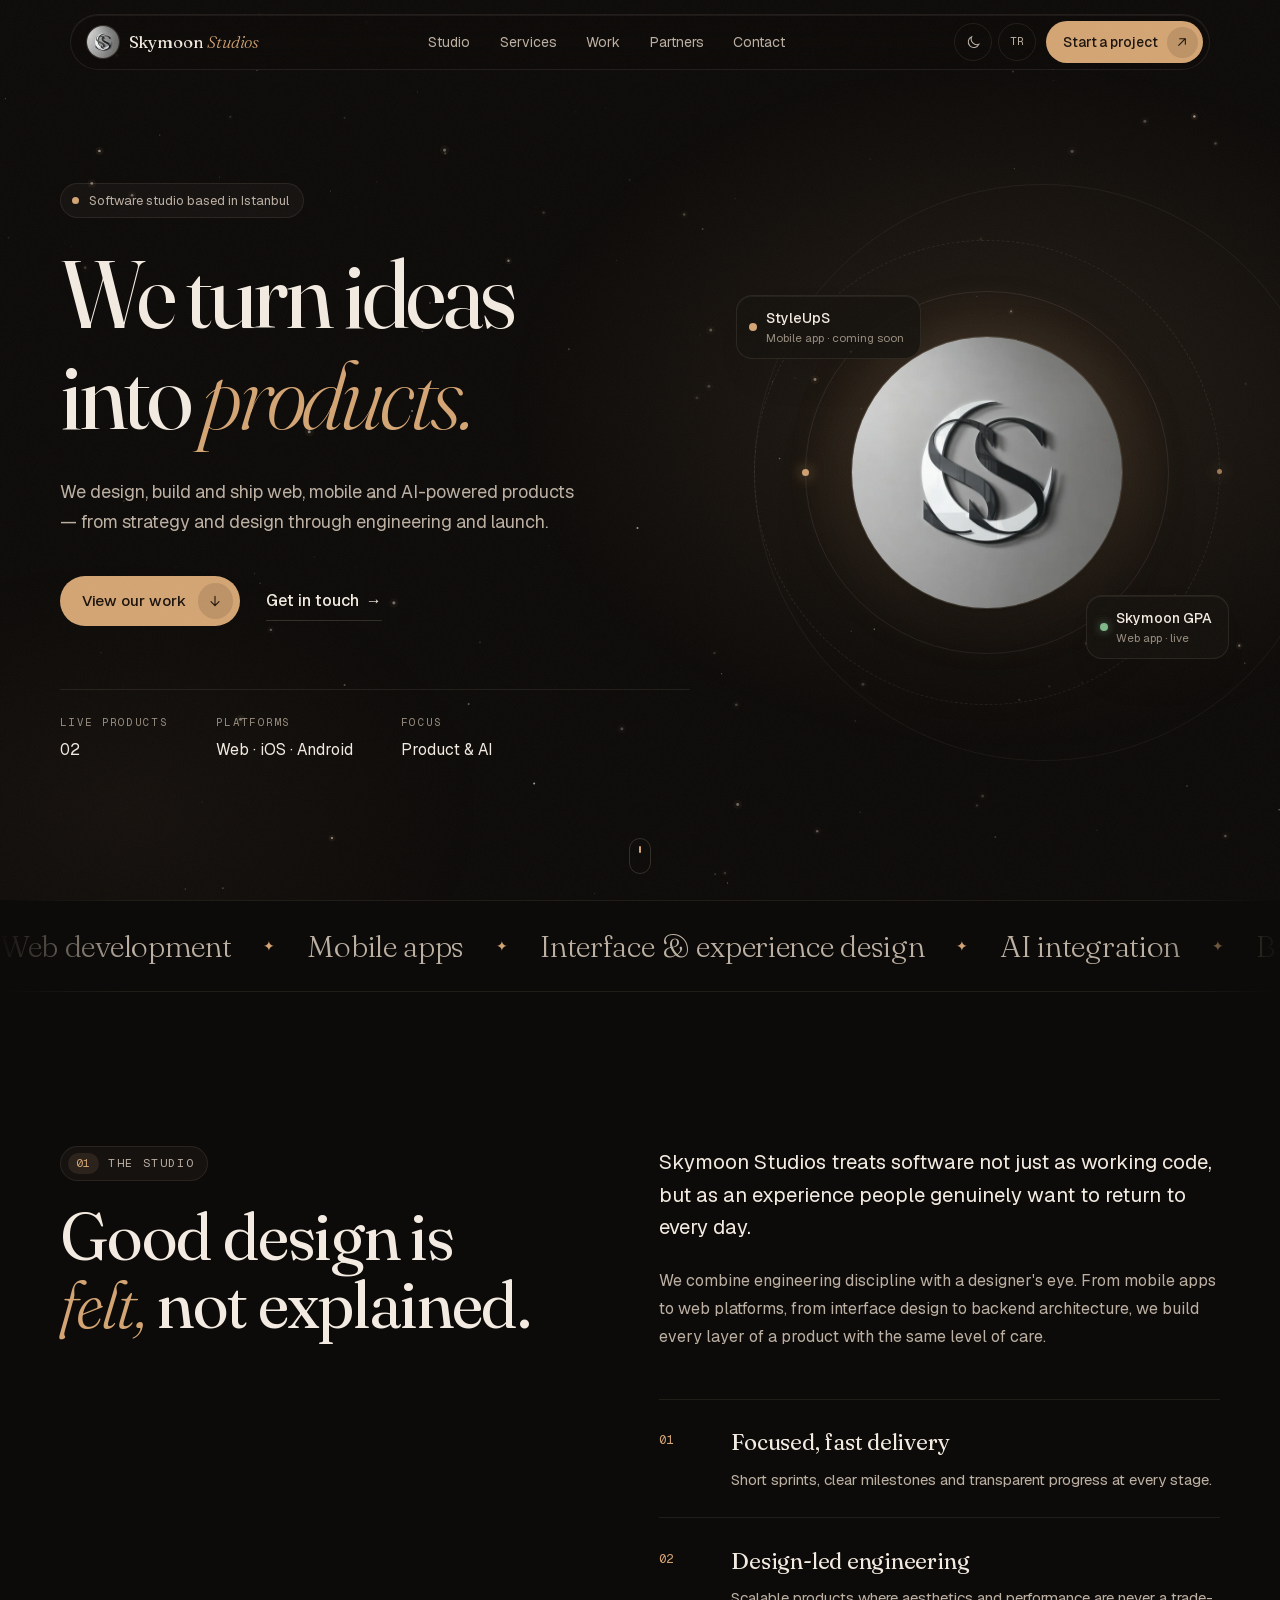
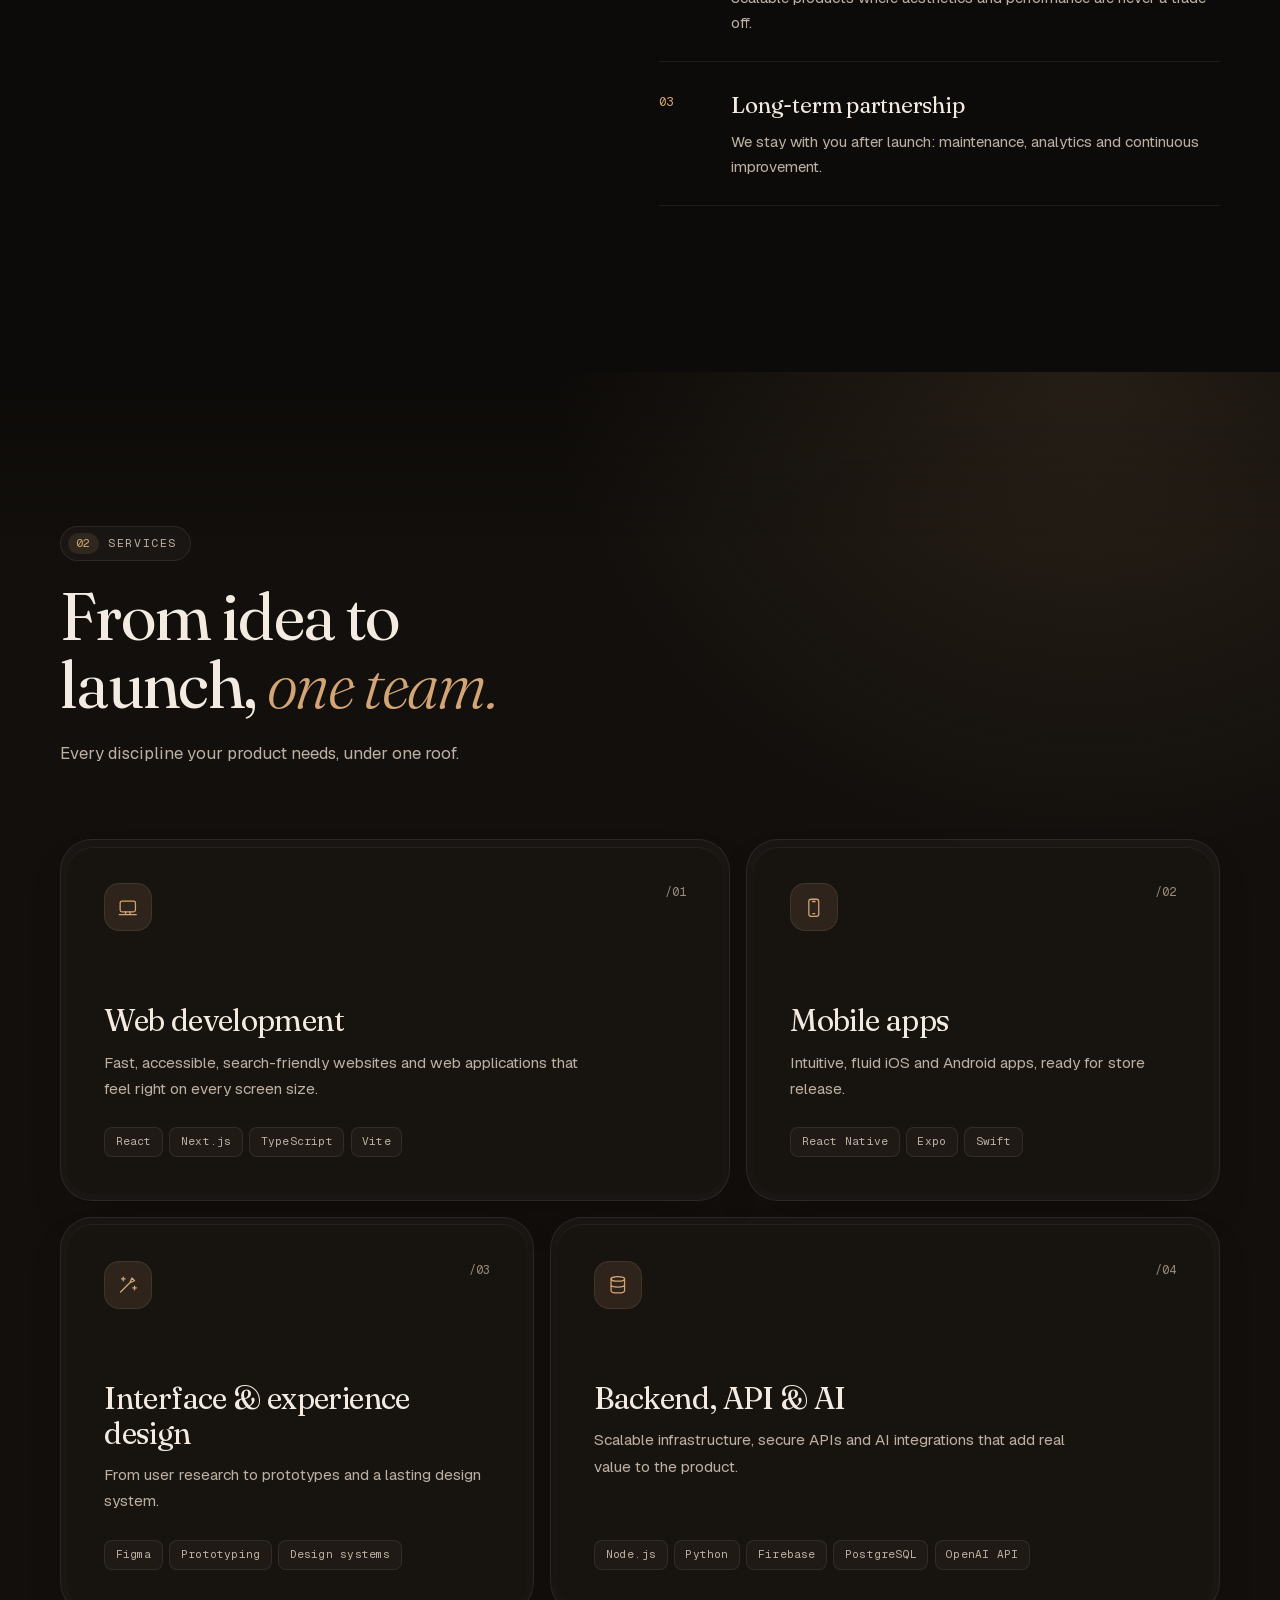
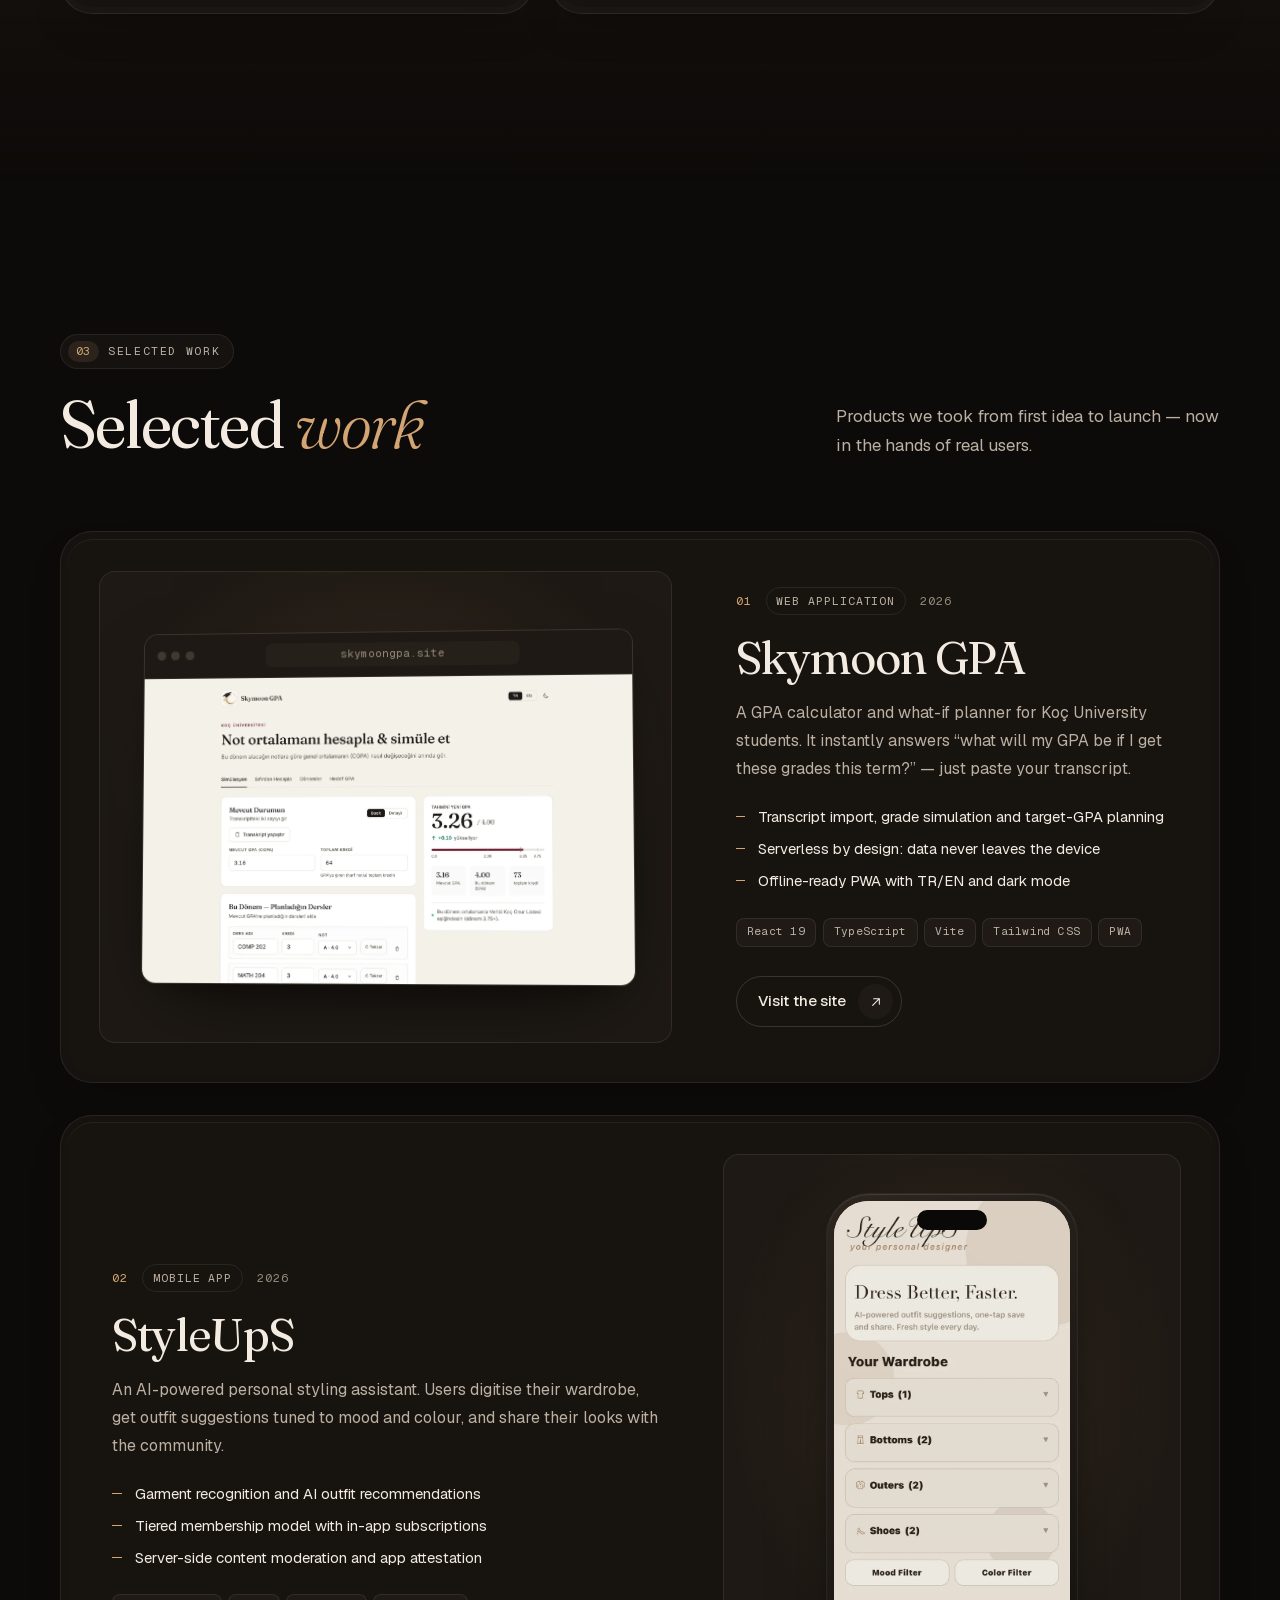
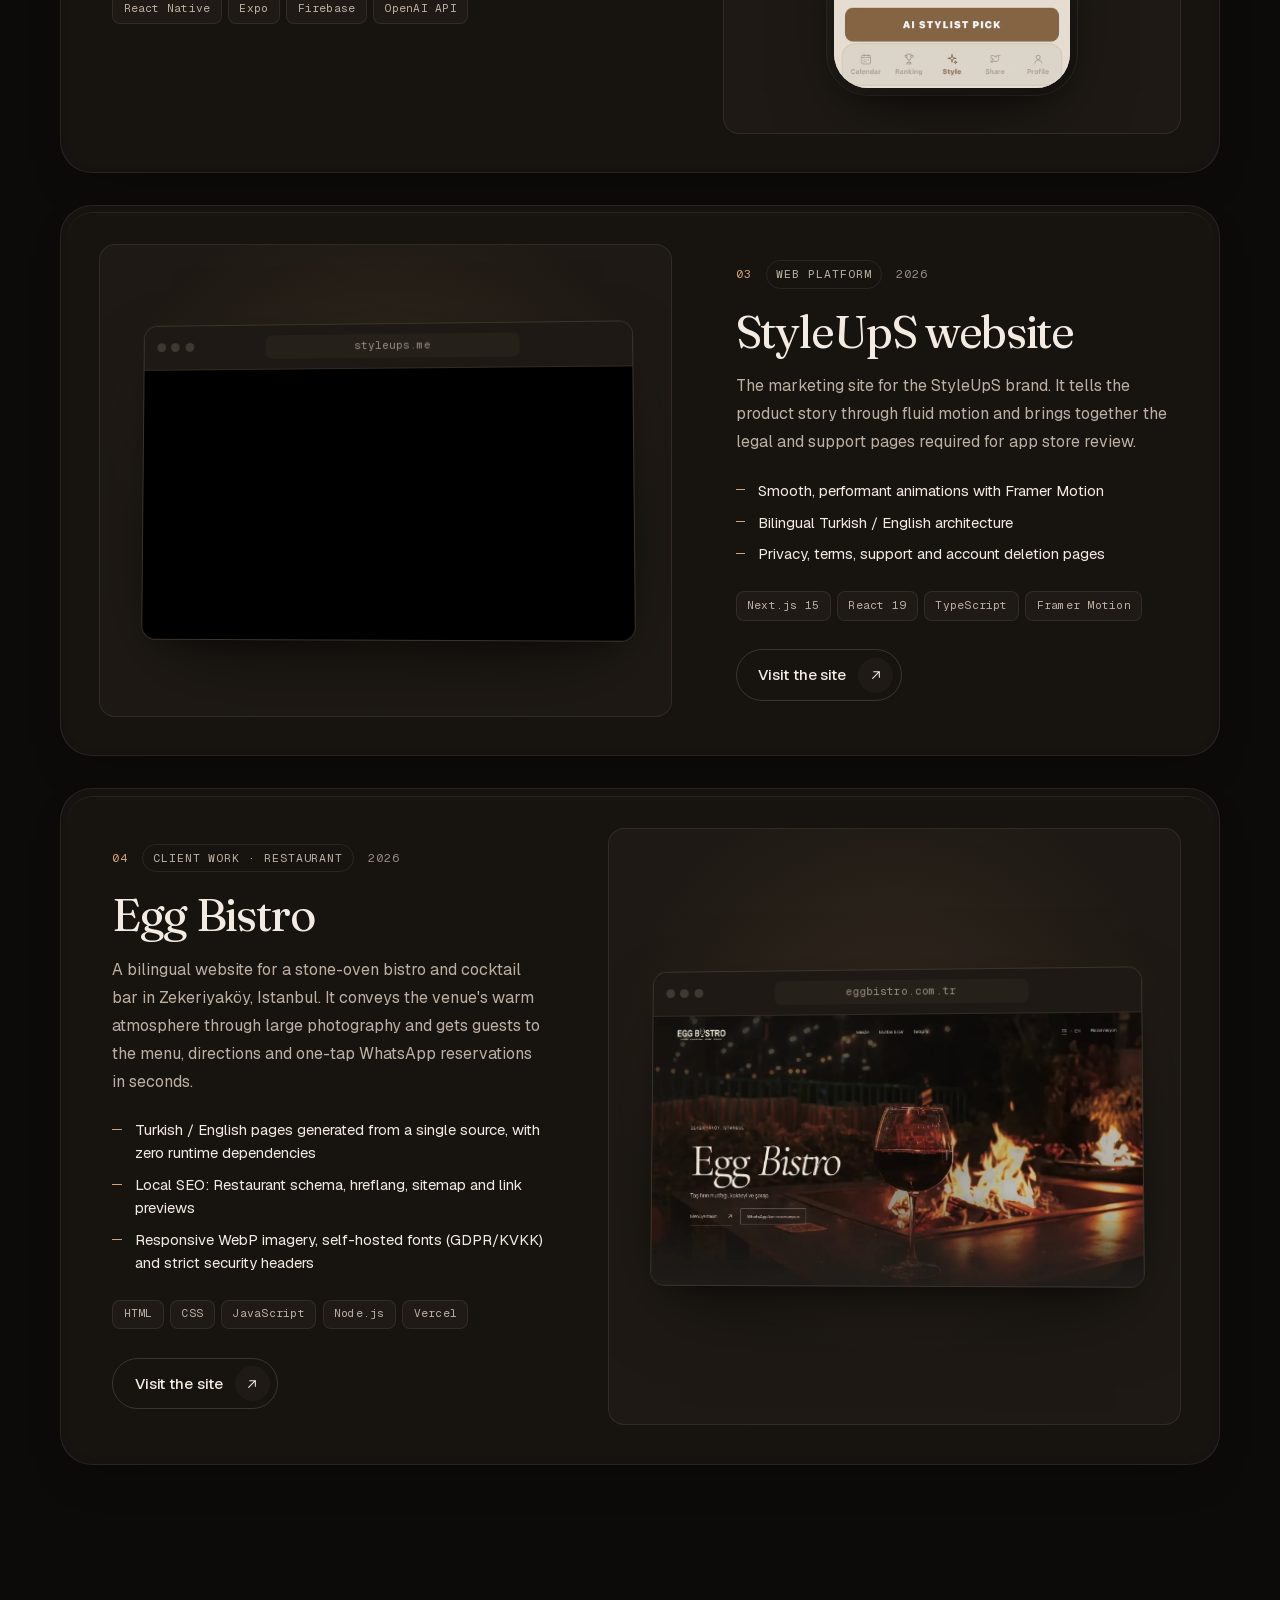
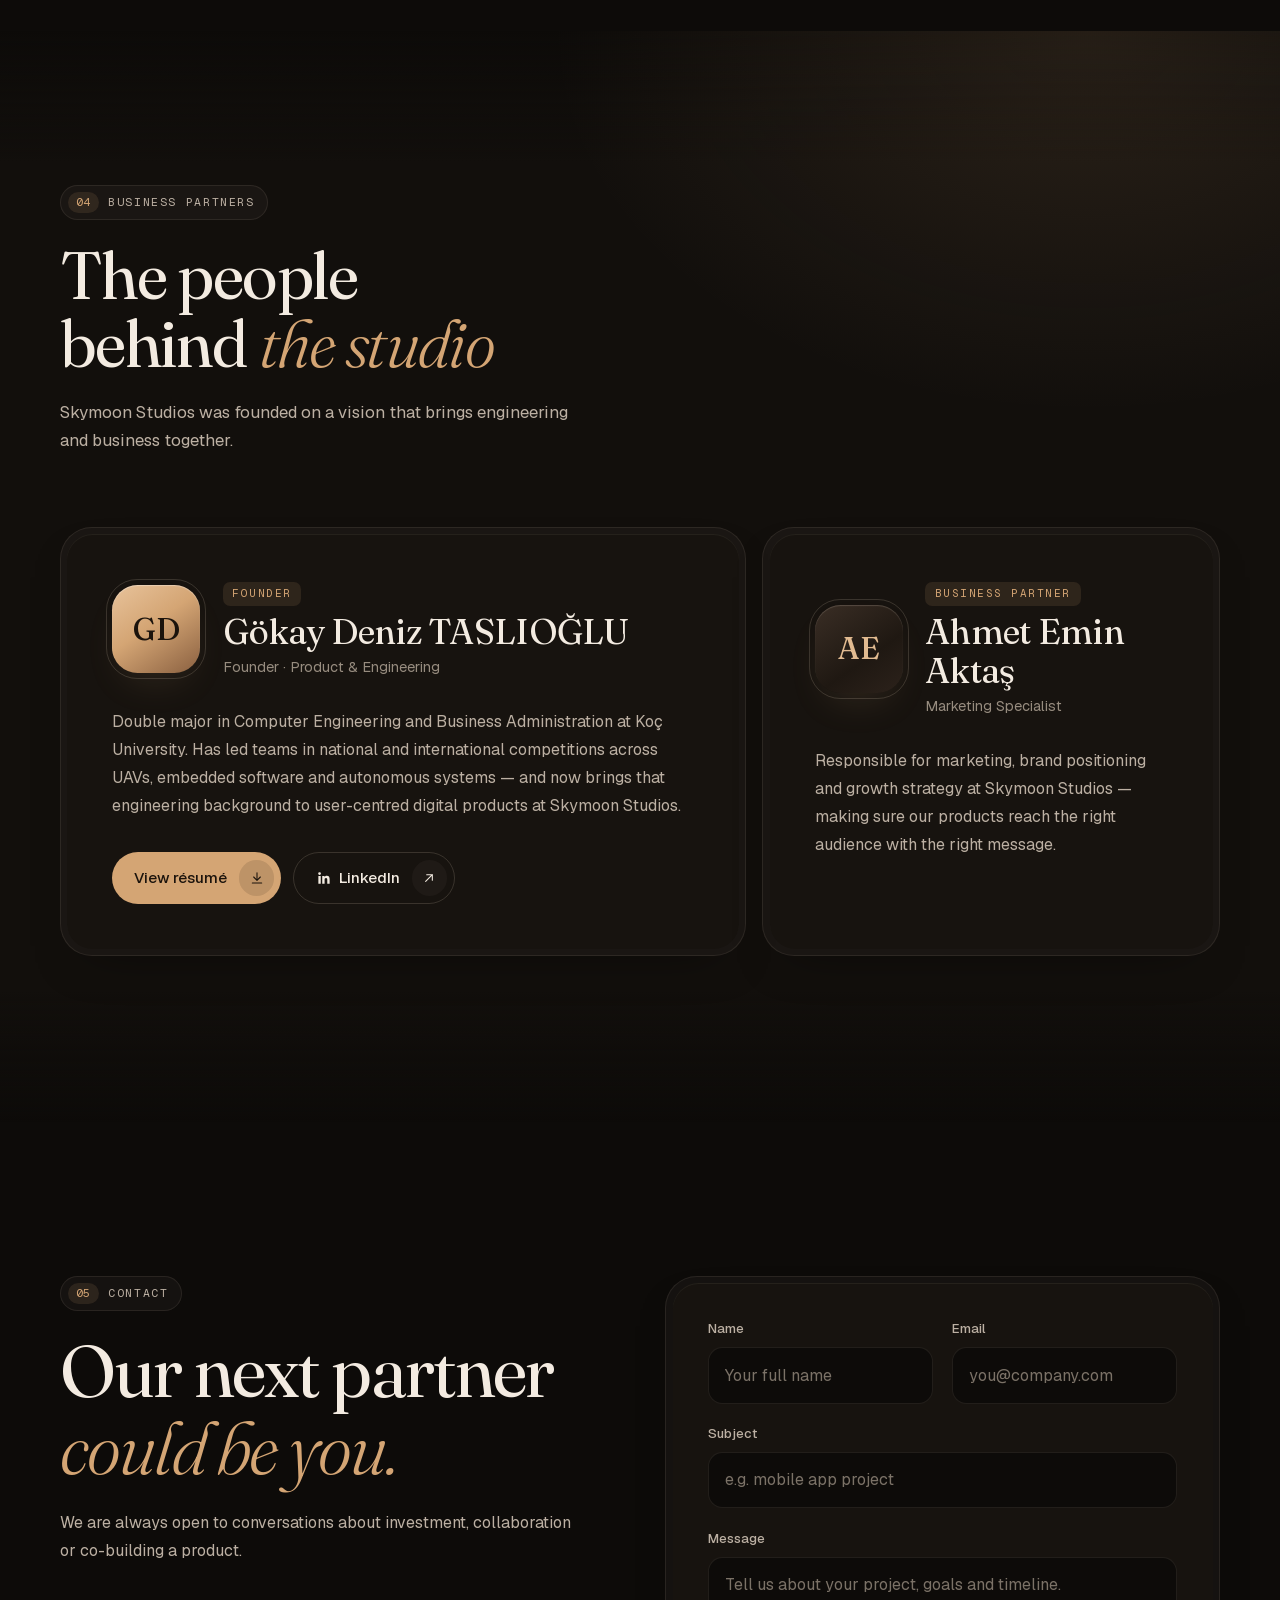
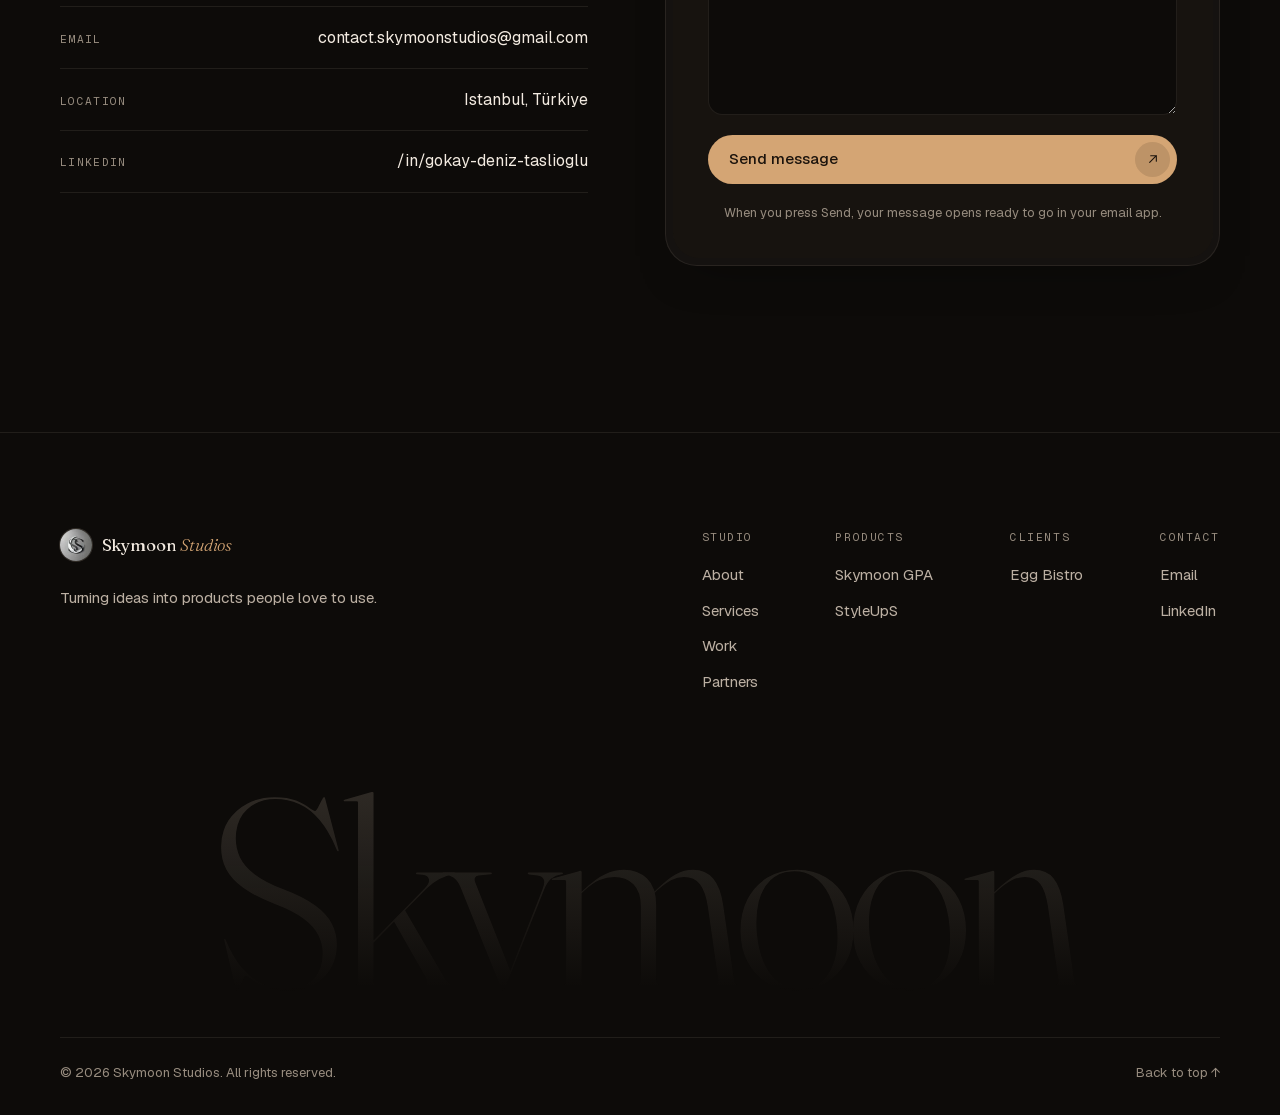
<file: en/index.html>
<!DOCTYPE html>
<!-- Generated by build-en.mjs from index.html — do not edit by hand. -->
<html lang="en">
<head>
    <meta charset="UTF-8">
    <meta name="viewport" content="width=device-width, initial-scale=1.0, viewport-fit=cover">
    <!-- Translatable head: data-en / data-en-* hold the English values used by build-en.mjs -->
    <title>Skymoon Studios — Digital Product Studio</title>
    <meta name="description" content="Skymoon Studios is an Istanbul-based software studio that designs, builds and ships web, mobile and AI-powered products end to end.">
    <meta http-equiv="Content-Security-Policy" content="default-src 'self'; script-src 'self'; style-src 'self' 'unsafe-inline'; font-src 'self'; img-src 'self' data: https:; media-src 'self' data: blob:; connect-src 'self'; object-src 'none'; base-uri 'self'; form-action 'self' mailto:">
    <meta name="theme-color" content="#0d0b09">
    <link rel="canonical" href="https://www.skymoonstudios.com/en/">
    <link rel="alternate" hreflang="tr" href="https://www.skymoonstudios.com/">
    <link rel="alternate" hreflang="en" href="https://www.skymoonstudios.com/en/">
    <link rel="alternate" hreflang="x-default" href="https://www.skymoonstudios.com/">
    <link rel="icon" href="/favicon.ico" sizes="any">
    <link rel="icon" type="image/png" sizes="32x32" href="/favicon-32.png">
    <link rel="apple-touch-icon" href="/apple-touch-icon.png">
    <meta property="og:type" content="website">
    <meta property="og:url" content="https://www.skymoonstudios.com/en/">
    <meta property="og:site_name" content="Skymoon Studios">
    <meta property="og:locale" content="en_US">
    <meta property="og:locale:alternate" content="tr_TR">
    <meta property="og:title" content="Skymoon Studios — Digital Product Studio">
    <meta property="og:description" content="We design, build and ship web, mobile and AI-powered products end to end.">
    <meta property="og:image" content="https://www.skymoonstudios.com/og-image.jpg">
    <meta property="og:image:width" content="1200">
    <meta property="og:image:height" content="630">
    <meta property="og:image:alt" content="Skymoon Studios — We turn ideas into products.">
    <meta name="twitter:card" content="summary_large_image">
    <meta name="twitter:title" content="Skymoon Studios — Digital Product Studio">
    <meta name="twitter:description" content="We design, build and ship web, mobile and AI-powered products end to end.">
    <meta name="twitter:image" content="https://www.skymoonstudios.com/og-image.jpg">
    <script type="application/ld+json">
    {
        "@context": "https://schema.org",
        "@type": "Organization",
        "name": "Skymoon Studios",
        "url": "https://www.skymoonstudios.com/",
        "logo": "https://www.skymoonstudios.com/apple-touch-icon.png",
        "email": "contact.skymoonstudios@gmail.com",
        "address": { "@type": "PostalAddress", "addressLocality": "İstanbul", "addressCountry": "TR" },
        "founder": { "@type": "Person", "name": "Gökay Deniz TASLIOĞLU", "sameAs": "https://www.linkedin.com/in/gokay-deniz-taslioglu/" }
    }
    </script>
    <script src="/boot.js?v=2026-09-29n"></script>
    <link rel="preload" href="/fonts/fraunces-normal-latin.woff2" as="font" type="font/woff2" crossorigin>
    <link rel="preload" href="/fonts/geist-normal-latin.woff2" as="font" type="font/woff2" crossorigin>
    <link rel="stylesheet" href="/fonts/fonts.css?v=1">
    <link rel="stylesheet" href="/styles.css?v=2026-09-29n">
</head>
<body>
    <a class="skip-link" href="#main">Skip to content</a>

    <div class="cursor-aura" aria-hidden="true"></div>
    <canvas id="starfield" aria-hidden="true"></canvas>
    <div class="grain" aria-hidden="true"></div>

    <!-- Preloader (first visit per session only) -->
    <div class="preloader" aria-hidden="true">
        <div class="pre-inner">
            <div class="pre-ring">
                <img src="/assets/logo-128.webp" alt="" class="pre-logo" width="58" height="58">
                <svg viewBox="0 0 100 100"><circle cx="50" cy="50" r="46"/></svg>
            </div>
            <div class="pre-word">Skymoon <em>Studios</em></div>
        </div>
    </div>

    <!-- ─── NAV ─── -->
    <header class="nav" id="nav">
        <div class="nav-island">
            <a href="#hero" class="brand" aria-label="Skymoon Studios — home">
                <img src="/assets/logo-64.webp" alt="" class="brand-logo" width="32" height="32">
                <span class="brand-word">Skymoon <em>Studios</em></span>
            </a>
            <nav class="nav-links" aria-label="Main menu">
                <a href="#about" class="nav-link">Studio</a>
                <a href="#services" class="nav-link">Services</a>
                <a href="#work" class="nav-link">Work</a>
                <a href="#partners" class="nav-link">Partners</a>
                <a href="#contact" class="nav-link">Contact</a>
            </nav>
            <div class="nav-actions">
                <button class="icon-btn" id="themeToggle" type="button" aria-label="Toggle theme">
                    <svg class="i-sun" viewBox="0 0 24 24" aria-hidden="true"><circle cx="12" cy="12" r="4"/><path d="M12 2.5v2M12 19.5v2M4.6 4.6l1.4 1.4M18 18l1.4 1.4M2.5 12h2M19.5 12h2M4.6 19.4 6 18M18 6l1.4-1.4"/></svg>
                    <svg class="i-moon" viewBox="0 0 24 24" aria-hidden="true"><path d="M20 14.5A8 8 0 0 1 9.5 4a8 8 0 1 0 10.5 10.5Z"/></svg>
                </button>
                <a class="icon-btn lang-btn" id="langToggle" href="/" hreflang="tr" aria-label="Türkçeye geç">TR</a>
                <a href="#contact" class="btn btn--primary btn--sm nav-cta">
                    <span>Start a project</span>
                    <span class="btn-ico" aria-hidden="true"><svg viewBox="0 0 24 24"><path d="M7 17 17 7M8.5 7H17v8.5"/></svg></span>
                </a>
                <button class="burger" id="burger" type="button" aria-label="Open menu" aria-expanded="false" aria-controls="drawer"><span></span><span></span></button>
            </div>
        </div>
    </header>

    <!-- Mobile drawer -->
    <div class="drawer" id="drawer" aria-hidden="true">
        <nav class="drawer-links" aria-label="Mobile menu">
            <a href="#about" class="drawer-link"><span class="dl-num">01</span><span>Studio</span></a>
            <a href="#services" class="drawer-link"><span class="dl-num">02</span><span>Services</span></a>
            <a href="#work" class="drawer-link"><span class="dl-num">03</span><span>Work</span></a>
            <a href="#partners" class="drawer-link"><span class="dl-num">04</span><span>Partners</span></a>
            <a href="#contact" class="drawer-link"><span class="dl-num">05</span><span>Contact</span></a>
        </nav>
        <a href="mailto:contact.skymoonstudios@gmail.com" class="drawer-mail">contact.skymoonstudios@gmail.com</a>
    </div>

    <main id="main" tabindex="-1">

    <!-- ═══════════════ HERO ═══════════════ -->
    <section class="hero" id="hero">
        <div class="container hero-grid">
            <div class="hero-copy">
                <span class="badge hero-in" style="--d:0"><span class="badge-dot"></span><span>Software studio based in Istanbul</span></span>
                <h1 class="hero-title">
                    <span class="line"><span class="word" style="--d:1">We turn ideas</span></span>
                    <span class="line"><span class="word" style="--d:2">into <em>products.</em></span></span>
                </h1>
                <p class="hero-lead hero-in" style="--d:3">We design, build and ship web, mobile and AI-powered products — from strategy and design through engineering and launch.</p>
                <div class="hero-actions hero-in" style="--d:4">
                    <a href="#work" class="btn btn--primary">
                        <span>View our work</span>
                        <span class="btn-ico" aria-hidden="true"><svg viewBox="0 0 24 24"><path d="M12 5v14M6 13l6 6 6-6"/></svg></span>
                    </a>
                    <a href="#contact" class="link-arrow">Get in touch <span aria-hidden="true">→</span></a>
                </div>
                <dl class="hero-meta hero-in" style="--d:5">
                    <div><dt>Live products</dt><dd>02</dd></div>
                    <div><dt>Platforms</dt><dd>Web · iOS · Android</dd></div>
                    <div><dt>Focus</dt><dd>Product & AI</dd></div>
                </dl>
            </div>

            <div class="hero-visual hero-in" style="--d:3" aria-hidden="true">
                <div class="orbit orbit-1"><span class="orbit-dot"></span></div>
                <div class="orbit orbit-2"><span class="orbit-dot"></span></div>
                <div class="orbit orbit-3"></div>
                <div class="moon">
                    <div class="moon-glow"></div>
                    <img src="/assets/logo-600.webp" alt="" class="moon-img" width="600" height="600" fetchpriority="high">
                </div>
                <div class="float-chip chip-a"><span class="chip-dot"></span>StyleUpS<small>Mobile app · coming soon</small></div>
                <div class="float-chip chip-b"><span class="chip-dot"></span>Skymoon GPA<small>Web app · live</small></div>
            </div>
        </div>
        <a href="#about" class="scroll-cue" aria-label="Scroll down"><span></span></a>
    </section>

    <!-- Capability marquee -->
    <div class="marquee" aria-hidden="true">
        <div class="mq-track">
            <span>Web development</span><i>✦</i>
            <span>Mobile apps</span><i>✦</i>
            <span>Interface & experience design</span><i>✦</i>
            <span>AI integration</span><i>✦</i>
            <span>Backend & API</span><i>✦</i>
            <span>Product strategy</span><i>✦</i>
            <span>Web development</span><i>✦</i>
            <span>Mobile apps</span><i>✦</i>
            <span>Interface & experience design</span><i>✦</i>
            <span>AI integration</span><i>✦</i>
            <span>Backend & API</span><i>✦</i>
            <span>Product strategy</span><i>✦</i>
        </div>
    </div>

    <!-- ═══════════════ ABOUT ═══════════════ -->
    <section class="section" id="about">
        <div class="container about-grid">
            <div class="about-head rv">
                <span class="eyebrow"><span class="ey-num">01</span><span>The studio</span></span>
                <h2 class="h2">Good design is <em>felt,</em> not explained.</h2>
            </div>
            <div class="about-body">
                <p class="lead rv">Skymoon Studios treats software not just as working code, but as an experience people genuinely want to return to every day.</p>
                <p class="body rv">We combine engineering discipline with a designer's eye. From mobile apps to web platforms, from interface design to backend architecture, we build every layer of a product with the same level of care.</p>
                <ol class="principles">
                    <li class="rv">
                        <span class="pr-num">01</span>
                        <div><h3>Focused, fast delivery</h3><p>Short sprints, clear milestones and transparent progress at every stage.</p></div>
                    </li>
                    <li class="rv">
                        <span class="pr-num">02</span>
                        <div><h3>Design-led engineering</h3><p>Scalable products where aesthetics and performance are never a trade-off.</p></div>
                    </li>
                    <li class="rv">
                        <span class="pr-num">03</span>
                        <div><h3>Long-term partnership</h3><p>We stay with you after launch: maintenance, analytics and continuous improvement.</p></div>
                    </li>
                </ol>
            </div>
        </div>
    </section>

    <!-- ═══════════════ SERVICES ═══════════════ -->
    <section class="section section--alt" id="services">
        <div class="container">
            <div class="sec-head rv">
                <span class="eyebrow"><span class="ey-num">02</span><span>Services</span></span>
                <h2 class="h2">From idea to launch, <em>one team.</em></h2>
                <p class="sec-sub">Every discipline your product needs, under one roof.</p>
            </div>
            <div class="bento">
                <article class="bezel tile tile--wide rv">
                    <div class="bezel-core tile-core">
                        <div class="tile-top">
                            <span class="tile-icon" aria-hidden="true"><svg viewBox="0 0 24 24"><rect x="3.5" y="4.5" width="17" height="12" rx="2"/><path d="M2.5 19.5h19M9.5 16.5v3M14.5 16.5v3"/></svg></span>
                            <span class="tile-idx">/01</span>
                        </div>
                        <h3>Web development</h3>
                        <p>Fast, accessible, search-friendly websites and web applications that feel right on every screen size.</p>
                        <ul class="tags"><li>React</li><li>Next.js</li><li>TypeScript</li><li>Vite</li></ul>
                    </div>
                </article>
                <article class="bezel tile rv">
                    <div class="bezel-core tile-core">
                        <div class="tile-top">
                            <span class="tile-icon" aria-hidden="true"><svg viewBox="0 0 24 24"><rect x="6.5" y="2.5" width="11" height="19" rx="2.5"/><path d="M10.5 5h3M11 18.5h2"/></svg></span>
                            <span class="tile-idx">/02</span>
                        </div>
                        <h3>Mobile apps</h3>
                        <p>Intuitive, fluid iOS and Android apps, ready for store release.</p>
                        <ul class="tags"><li>React Native</li><li>Expo</li><li>Swift</li></ul>
                    </div>
                </article>
                <article class="bezel tile rv">
                    <div class="bezel-core tile-core">
                        <div class="tile-top">
                            <span class="tile-icon" aria-hidden="true"><svg viewBox="0 0 24 24"><path d="M4 20 14.5 9.5M14.5 9.5l2-5 3 3-5 2Z"/><path d="M5 5.5h4M7 3.5v4M17.5 15.5h4M19.5 13.5v4"/></svg></span>
                            <span class="tile-idx">/03</span>
                        </div>
                        <h3>Interface & experience design</h3>
                        <p>From user research to prototypes and a lasting design system.</p>
                        <ul class="tags"><li>Figma</li><li>Prototyping</li><li>Design systems</li></ul>
                    </div>
                </article>
                <article class="bezel tile tile--wide rv">
                    <div class="bezel-core tile-core">
                        <div class="tile-top">
                            <span class="tile-icon" aria-hidden="true"><svg viewBox="0 0 24 24"><ellipse cx="12" cy="5.5" rx="7.5" ry="2.5"/><path d="M4.5 5.5v6.5c0 1.4 3.4 2.5 7.5 2.5s7.5-1.1 7.5-2.5V5.5M4.5 12v6.5c0 1.4 3.4 2.5 7.5 2.5s7.5-1.1 7.5-2.5V12"/></svg></span>
                            <span class="tile-idx">/04</span>
                        </div>
                        <h3>Backend, API & AI</h3>
                        <p>Scalable infrastructure, secure APIs and AI integrations that add real value to the product.</p>
                        <ul class="tags"><li>Node.js</li><li>Python</li><li>Firebase</li><li>PostgreSQL</li><li>OpenAI API</li></ul>
                    </div>
                </article>
            </div>
        </div>
    </section>

    <!-- ═══════════════ WORK ═══════════════ -->
    <section class="section" id="work">
        <div class="container">
            <div class="sec-head sec-head--split rv">
                <div>
                    <span class="eyebrow"><span class="ey-num">03</span><span>Selected work</span></span>
                    <h2 class="h2">Selected <em>work</em></h2>
                </div>
                <p class="sec-sub">Products we took from first idea to launch — now in the hands of real users.</p>
            </div>

            <!-- Project 01 — Skymoon GPA -->
            <article class="bezel project rv">
                <div class="bezel-core project-core">
                    <div class="project-visual">
                        <div class="pv-glow"></div>
                        <div class="browser">
                            <div class="browser-bar">
                                <span class="bb-dots"><i></i><i></i><i></i></span>
                                <span class="bb-url">skymoongpa.site</span>
                            </div>
                            <div class="browser-body browser-body--scroll">
                                <img src="/skymoongpa-screen.webp" alt="Skymoon GPA simulation screen: current GPA 3.16, projected GPA 3.26" loading="lazy" decoding="async" width="1600" height="1000">
                            </div>
                        </div>
                    </div>
                    <div class="project-info">
                        <div class="p-meta"><span class="p-num">01</span><span class="p-cat">Web application</span><span class="p-year">2026</span></div>
                        <h3 class="p-title">Skymoon GPA</h3>
                        <p class="p-desc">A GPA calculator and what-if planner for Koç University students. It instantly answers “what will my GPA be if I get these grades this term?” — just paste your transcript.</p>
                        <ul class="p-points">
                            <li>Transcript import, grade simulation and target-GPA planning</li>
                            <li>Serverless by design: data never leaves the device</li>
                            <li>Offline-ready PWA with TR/EN and dark mode</li>
                        </ul>
                        <ul class="tags"><li>React 19</li><li>TypeScript</li><li>Vite</li><li>Tailwind CSS</li><li>PWA</li></ul>
                        <a href="https://www.skymoongpa.site" class="btn btn--ghost" target="_blank" rel="noopener">
                            <span>Visit the site</span>
                            <span class="btn-ico" aria-hidden="true"><svg viewBox="0 0 24 24"><path d="M7 17 17 7M8.5 7H17v8.5"/></svg></span>
                        </a>
                    </div>
                </div>
            </article>

            <!-- Project 02 — StyleUpS App -->
            <article class="bezel project project--flip rv">
                <div class="bezel-core project-core">
                    <div class="project-visual">
                        <div class="pv-glow"></div>
                        <div class="phone">
                            <span class="phone-glare" aria-hidden="true"></span>
                            <div class="phone-screen">
                                <span class="phone-island"></span>
                                <img src="/styleups-app.webp" alt="StyleUpS app wardrobe screen with the AI Stylist pick" loading="lazy" decoding="async" width="600" height="1237">
                            </div>
                        </div>
                    </div>
                    <div class="project-info">
                        <div class="p-meta"><span class="p-num">02</span><span class="p-cat">Mobile app</span><span class="p-year">2026</span></div>
                        <h3 class="p-title">StyleUpS</h3>
                        <p class="p-desc">An AI-powered personal styling assistant. Users digitise their wardrobe, get outfit suggestions tuned to mood and colour, and share their looks with the community.</p>
                        <ul class="p-points">
                            <li>Garment recognition and AI outfit recommendations</li>
                            <li>Tiered membership model with in-app subscriptions</li>
                            <li>Server-side content moderation and app attestation</li>
                        </ul>
                        <ul class="tags"><li>React Native</li><li>Expo</li><li>Firebase</li><li>OpenAI API</li></ul>
                    </div>
                </div>
            </article>

            <!-- Project 03 — StyleUpS Website -->
            <article class="bezel project rv">
                <div class="bezel-core project-core">
                    <div class="project-visual">
                        <div class="pv-glow"></div>
                        <div class="browser">
                            <div class="browser-bar">
                                <span class="bb-dots"><i></i><i></i><i></i></span>
                                <span class="bb-url">styleups.me</span>
                            </div>
                            <div class="browser-body browser-body--video">
                                <video class="p-video" autoplay muted loop playsinline webkit-playsinline disablepictureinpicture disableremoteplayback preload="auto" aria-label="Walkthrough recording of the StyleUpS website">
                                    <source src="/styleupswebsitevideonew.mp4" type="video/mp4">
                                </video>
                            </div>
                        </div>
                    </div>
                    <div class="project-info">
                        <div class="p-meta"><span class="p-num">03</span><span class="p-cat">Web platform</span><span class="p-year">2026</span></div>
                        <h3 class="p-title">StyleUpS website</h3>
                        <p class="p-desc">The marketing site for the StyleUpS brand. It tells the product story through fluid motion and brings together the legal and support pages required for app store review.</p>
                        <ul class="p-points">
                            <li>Smooth, performant animations with Framer Motion</li>
                            <li>Bilingual Turkish / English architecture</li>
                            <li>Privacy, terms, support and account deletion pages</li>
                        </ul>
                        <ul class="tags"><li>Next.js 15</li><li>React 19</li><li>TypeScript</li><li>Framer Motion</li></ul>
                        <a href="https://www.styleups.me" class="btn btn--ghost" target="_blank" rel="noopener">
                            <span>Visit the site</span>
                            <span class="btn-ico" aria-hidden="true"><svg viewBox="0 0 24 24"><path d="M7 17 17 7M8.5 7H17v8.5"/></svg></span>
                        </a>
                    </div>
                </div>
            </article>

            <!-- Project 04 — Egg Bistro -->
            <article class="bezel project project--flip project--wide-visual rv">
                <div class="bezel-core project-core">
                    <div class="project-visual">
                        <div class="pv-glow"></div>
                        <div class="browser">
                            <div class="browser-bar">
                                <span class="bb-dots"><i></i><i></i><i></i></span>
                                <span class="bb-url">eggbistro.com.tr</span>
                            </div>
                            <div class="browser-body browser-body--scroll browser-body--dark">
                                <img src="/eggbistro-screen.webp?v=2" alt="Egg Bistro home page: the Egg Bistro title over a photo of the fireside garden" loading="lazy" decoding="async" width="1600" height="1000">
                            </div>
                        </div>
                    </div>
                    <div class="project-info">
                        <div class="p-meta"><span class="p-num">04</span><span class="p-cat">Client work · Restaurant</span><span class="p-year">2026</span></div>
                        <h3 class="p-title">Egg Bistro</h3>
                        <p class="p-desc">A bilingual website for a stone-oven bistro and cocktail bar in Zekeriyaköy, Istanbul. It conveys the venue's warm atmosphere through large photography and gets guests to the menu, directions and one-tap WhatsApp reservations in seconds.</p>
                        <ul class="p-points">
                            <li>Turkish / English pages generated from a single source, with zero runtime dependencies</li>
                            <li>Local SEO: Restaurant schema, hreflang, sitemap and link previews</li>
                            <li>Responsive WebP imagery, self-hosted fonts (GDPR/KVKK) and strict security headers</li>
                        </ul>
                        <ul class="tags"><li>HTML</li><li>CSS</li><li>JavaScript</li><li>Node.js</li><li>Vercel</li></ul>
                        <a href="https://www.eggbistro.com.tr" class="btn btn--ghost" target="_blank" rel="noopener">
                            <span>Visit the site</span>
                            <span class="btn-ico" aria-hidden="true"><svg viewBox="0 0 24 24"><path d="M7 17 17 7M8.5 7H17v8.5"/></svg></span>
                        </a>
                    </div>
                </div>
            </article>
        </div>
    </section>

    <!-- ═══════════════ PARTNERS ═══════════════ -->
    <section class="section section--alt" id="partners">
        <div class="container">
            <div class="sec-head rv">
                <span class="eyebrow"><span class="ey-num">04</span><span lang="en">Business Partners</span></span>
                <h2 class="h2">The people behind <em>the studio</em></h2>
                <p class="sec-sub">Skymoon Studios was founded on a vision that brings engineering and business together.</p>
            </div>

            <div class="partners-grid">
                <article class="bezel founder rv">
                    <div class="bezel-core founder-core">
                        <div class="founder-main">
                        <div class="founder-id">
                            <div class="monogram" aria-hidden="true"><span>GD</span><span class="mono-ring"></span></div>
                            <div>
                                <span class="role-tag" lang="en">Founder</span>
                                <h3 class="founder-name">Gökay Deniz TASLIOĞLU</h3>
                                <p class="founder-sub">Founder · Product & Engineering</p>
                            </div>
                        </div>
                        <p class="founder-bio">Double major in Computer Engineering and Business Administration at Koç University. Has led teams in national and international competitions across UAVs, embedded software and autonomous systems — and now brings that engineering background to user-centred digital products at Skymoon Studios.</p>
                        <div class="founder-actions">
                            <a href="/Gokay-Deniz-Taslioglu-CV.pdf" class="btn btn--primary" target="_blank" rel="noopener">
                                <span>View résumé</span>
                                <span class="btn-ico" aria-hidden="true"><svg viewBox="0 0 24 24"><path d="M12 4v11M7 10.5l5 5 5-5M5 19.5h14"/></svg></span>
                            </a>
                            <a href="https://www.linkedin.com/in/gokay-deniz-taslioglu/" class="btn btn--ghost" target="_blank" rel="noopener">
                                <svg class="btn-lead" viewBox="0 0 24 24" aria-hidden="true"><path fill="currentColor" stroke="none" d="M20.45 20.45h-3.56v-5.57c0-1.33-.02-3.04-1.85-3.04-1.85 0-2.14 1.45-2.14 2.94v5.67H9.35V9h3.41v1.56h.05c.48-.9 1.64-1.85 3.37-1.85 3.6 0 4.27 2.37 4.27 5.46v6.28ZM5.34 7.43a2.06 2.06 0 1 1 0-4.13 2.06 2.06 0 0 1 0 4.13ZM7.12 20.45H3.56V9h3.56v11.45Z"/></svg>
                                <span>LinkedIn</span>
                                <span class="btn-ico" aria-hidden="true"><svg viewBox="0 0 24 24"><path d="M7 17 17 7M8.5 7H17v8.5"/></svg></span>
                            </a>
                        </div>
                        </div>
                    </div>
                </article>
                <article class="bezel founder rv">
                    <div class="bezel-core founder-core">
                        <div class="founder-main">
                        <div class="founder-id">
                            <div class="monogram monogram--alt" aria-hidden="true"><span>AE</span><span class="mono-ring"></span></div>
                            <div>
                                <span class="role-tag" lang="en">Business Partner</span>
                                <h3 class="founder-name">Ahmet Emin Aktaş</h3>
                                <p class="founder-sub">Marketing Specialist</p>
                            </div>
                        </div>
                        <p class="founder-bio">Responsible for marketing, brand positioning and growth strategy at Skymoon Studios — making sure our products reach the right audience with the right message.</p>
                        </div>
                    </div>
                </article>
            </div>
        </div>
    </section>

    <!-- ═══════════════ CONTACT ═══════════════ -->
    <section class="section" id="contact">
        <div class="container contact-grid">
            <div class="contact-copy rv">
                <span class="eyebrow"><span class="ey-num">05</span><span>Contact</span></span>
                <h2 class="h2 h2--xl">Our next partner <em>could be you.</em></h2>
                <p class="body">We are always open to conversations about investment, collaboration or co-building a product.</p>
                <ul class="contact-list">
                    <li>
                        <span class="cl-label">Email</span>
                        <a href="mailto:contact.skymoonstudios@gmail.com" class="cl-value">contact.skymoonstudios@gmail.com</a>
                    </li>
                    <li>
                        <span class="cl-label">Location</span>
                        <span class="cl-value">Istanbul, Türkiye</span>
                    </li>
                    <li>
                        <span class="cl-label" lang="en">LinkedIn</span>
                        <a href="https://www.linkedin.com/in/gokay-deniz-taslioglu/" class="cl-value" target="_blank" rel="noopener">/in/gokay-deniz-taslioglu</a>
                    </li>
                </ul>
            </div>

            <div class="bezel form-bezel rv">
                <form class="bezel-core form-core" id="contactForm" novalidate>
                    <div class="form-duo">
                        <div class="field">
                            <label for="f-name">Name</label>
                            <input id="f-name" name="name" type="text" autocomplete="name" required placeholder="Your full name">
                            <small class="field-err">Please enter your name.</small>
                        </div>
                        <div class="field">
                            <label for="f-email">Email</label>
                            <input id="f-email" name="email" type="email" autocomplete="email" required placeholder="you@company.com">
                            <small class="field-err">Enter a valid email address.</small>
                        </div>
                    </div>
                    <div class="field">
                        <label for="f-subject">Subject</label>
                        <input id="f-subject" name="subject" type="text" required placeholder="e.g. mobile app project">
                        <small class="field-err">Please add a subject.</small>
                    </div>
                    <div class="field">
                        <label for="f-msg">Message</label>
                        <textarea id="f-msg" name="message" rows="5" required placeholder="Tell us about your project, goals and timeline."></textarea>
                        <small class="field-err">Please write a short message.</small>
                    </div>
                    <button type="submit" class="btn btn--primary btn--block">
                        <span class="btn-label">Send message</span>
                        <span class="btn-ico" aria-hidden="true"><svg viewBox="0 0 24 24"><path d="M7 17 17 7M8.5 7H17v8.5"/></svg></span>
                    </button>
                    <p class="form-note" role="status" aria-live="polite">When you press Send, your message opens ready to go in your email app.</p>
                </form>
            </div>
        </div>
    </section>

    </main>

    <!-- ═══════════════ FOOTER ═══════════════ -->
    <footer class="footer">
        <div class="container">
            <div class="footer-top">
                <div class="footer-brand">
                    <a href="#hero" class="brand"><img src="/assets/logo-64.webp" alt="" class="brand-logo" width="32" height="32"><span class="brand-word">Skymoon <em>Studios</em></span></a>
                    <p>Turning ideas into products people love to use.</p>
                </div>
                <div class="footer-cols">
                    <div class="f-col">
                        <h4>Studio</h4>
                        <a href="#about">About</a>
                        <a href="#services">Services</a>
                        <a href="#work">Work</a>
                        <a href="#partners">Partners</a>
                    </div>
                    <div class="f-col">
                        <h4>Products</h4>
                        <a href="https://www.skymoongpa.site" target="_blank" rel="noopener">Skymoon GPA</a>
                        <a href="https://www.styleups.me" target="_blank" rel="noopener">StyleUpS</a>
                    </div>
                    <div class="f-col">
                        <h4>Clients</h4>
                        <a href="https://www.eggbistro.com.tr" target="_blank" rel="noopener">Egg Bistro</a>
                    </div>
                    <div class="f-col">
                        <h4>Contact</h4>
                        <a href="mailto:contact.skymoonstudios@gmail.com">Email</a>
                        <a href="https://www.linkedin.com/in/gokay-deniz-taslioglu/" target="_blank" rel="noopener">LinkedIn</a>
                    </div>
                </div>
            </div>
            <div class="footer-mark" aria-hidden="true">Skymoon</div>
            <div class="footer-bottom">
                <span>© 2026 Skymoon Studios. All rights reserved.</span>
                <a href="#hero" class="to-top">Back to top ↑</a>
            </div>
        </div>
    </footer>

    <script src="/vendor/lenis.min.js?v=1.1.18"></script>
    <script src="/script.js?v=2026-09-29n"></script>
</body>
</html>
</file>
<file: fonts/fonts.css>
/* Self-hosted Google Fonts (Fraunces, Geist, Geist Mono) — latin + latin-ext only.
   Served from our own origin so no visitor IP reaches Google (KVKK/GDPR). */

/* latin-ext */
@font-face {
  font-family: 'Fraunces';
  font-style: italic;
  font-weight: 300 600;
  font-display: swap;
  src: url(/fonts/fraunces-italic-latin-ext.woff2) format('woff2');
  unicode-range: U+0100-02BA, U+02BD-02C5, U+02C7-02CC, U+02CE-02D7, U+02DD-02FF, U+0304, U+0308, U+0329, U+1D00-1DBF, U+1E00-1E9F, U+1EF2-1EFF, U+2020, U+20A0-20AB, U+20AD-20C0, U+2113, U+2C60-2C7F, U+A720-A7FF;
}

/* latin */
@font-face {
  font-family: 'Fraunces';
  font-style: italic;
  font-weight: 300 600;
  font-display: swap;
  src: url(/fonts/fraunces-italic-latin.woff2) format('woff2');
  unicode-range: U+0000-00FF, U+0131, U+0152-0153, U+02BB-02BC, U+02C6, U+02DA, U+02DC, U+0304, U+0308, U+0329, U+2000-206F, U+20AC, U+2122, U+2191, U+2193, U+2212, U+2215, U+FEFF, U+FFFD;
}

/* latin-ext */
@font-face {
  font-family: 'Fraunces';
  font-style: normal;
  font-weight: 300 700;
  font-display: swap;
  src: url(/fonts/fraunces-normal-latin-ext.woff2) format('woff2');
  unicode-range: U+0100-02BA, U+02BD-02C5, U+02C7-02CC, U+02CE-02D7, U+02DD-02FF, U+0304, U+0308, U+0329, U+1D00-1DBF, U+1E00-1E9F, U+1EF2-1EFF, U+2020, U+20A0-20AB, U+20AD-20C0, U+2113, U+2C60-2C7F, U+A720-A7FF;
}

/* latin */
@font-face {
  font-family: 'Fraunces';
  font-style: normal;
  font-weight: 300 700;
  font-display: swap;
  src: url(/fonts/fraunces-normal-latin.woff2) format('woff2');
  unicode-range: U+0000-00FF, U+0131, U+0152-0153, U+02BB-02BC, U+02C6, U+02DA, U+02DC, U+0304, U+0308, U+0329, U+2000-206F, U+20AC, U+2122, U+2191, U+2193, U+2212, U+2215, U+FEFF, U+FFFD;
}

/* latin-ext */
@font-face {
  font-family: 'Geist';
  font-style: normal;
  font-weight: 300 700;
  font-display: swap;
  src: url(/fonts/geist-normal-latin-ext.woff2) format('woff2');
  unicode-range: U+0100-02BA, U+02BD-02C5, U+02C7-02CC, U+02CE-02D7, U+02DD-02FF, U+0304, U+0308, U+0329, U+1D00-1DBF, U+1E00-1E9F, U+1EF2-1EFF, U+2020, U+20A0-20AB, U+20AD-20C0, U+2113, U+2C60-2C7F, U+A720-A7FF;
}

/* latin */
@font-face {
  font-family: 'Geist';
  font-style: normal;
  font-weight: 300 700;
  font-display: swap;
  src: url(/fonts/geist-normal-latin.woff2) format('woff2');
  unicode-range: U+0000-00FF, U+0131, U+0152-0153, U+02BB-02BC, U+02C6, U+02DA, U+02DC, U+0304, U+0308, U+0329, U+2000-206F, U+20AC, U+2122, U+2191, U+2193, U+2212, U+2215, U+FEFF, U+FFFD;
}

/* latin-ext */
@font-face {
  font-family: 'Geist Mono';
  font-style: normal;
  font-weight: 400;
  font-display: swap;
  src: url(/fonts/geist-mono-normal-latin-ext.woff2) format('woff2');
  unicode-range: U+0100-02BA, U+02BD-02C5, U+02C7-02CC, U+02CE-02D7, U+02DD-02FF, U+0304, U+0308, U+0329, U+1D00-1DBF, U+1E00-1E9F, U+1EF2-1EFF, U+2020, U+20A0-20AB, U+20AD-20C0, U+2113, U+2C60-2C7F, U+A720-A7FF;
}

/* latin */
@font-face {
  font-family: 'Geist Mono';
  font-style: normal;
  font-weight: 400;
  font-display: swap;
  src: url(/fonts/geist-mono-normal-latin.woff2) format('woff2');
  unicode-range: U+0000-00FF, U+0131, U+0152-0153, U+02BB-02BC, U+02C6, U+02DA, U+02DC, U+0304, U+0308, U+0329, U+2000-206F, U+20AC, U+2122, U+2191, U+2193, U+2212, U+2215, U+FEFF, U+FFFD;
}

/* latin-ext */
@font-face {
  font-family: 'Geist Mono';
  font-style: normal;
  font-weight: 500;
  font-display: swap;
  src: url(/fonts/geist-mono-normal-latin-ext.woff2) format('woff2');
  unicode-range: U+0100-02BA, U+02BD-02C5, U+02C7-02CC, U+02CE-02D7, U+02DD-02FF, U+0304, U+0308, U+0329, U+1D00-1DBF, U+1E00-1E9F, U+1EF2-1EFF, U+2020, U+20A0-20AB, U+20AD-20C0, U+2113, U+2C60-2C7F, U+A720-A7FF;
}

/* latin */
@font-face {
  font-family: 'Geist Mono';
  font-style: normal;
  font-weight: 500;
  font-display: swap;
  src: url(/fonts/geist-mono-normal-latin.woff2) format('woff2');
  unicode-range: U+0000-00FF, U+0131, U+0152-0153, U+02BB-02BC, U+02C6, U+02DA, U+02DC, U+0304, U+0308, U+0329, U+2000-206F, U+20AC, U+2122, U+2191, U+2193, U+2212, U+2215, U+FEFF, U+FFFD;
}
</file>
<file: styles.css>
/* =============================================
   SKYMOON STUDIOS — Night-sky editorial theme
   ============================================= */

/* ── Tokens ── */
:root {
    --bg: #0d0b09;
    --bg-alt: #120f0c;
    --surface: #17130f;
    --surface-2: #1e1914;
    --shell: rgba(245, 230, 210, .035);
    --line: rgba(240, 222, 200, .09);
    --line-strong: rgba(240, 222, 200, .16);
    --highlight: rgba(255, 240, 220, .06);

    --text: #f3ebe1;
    --text-2: #bcb0a3;
    --text-3: #978c7f;

    --accent: #d4a574;
    --accent-2: #e2bb91;
    --accent-soft: rgba(212, 165, 116, .12);
    --accent-ink: #1b130c;
    --glow: rgba(212, 165, 116, .18);

    --shadow: 0 30px 80px -30px rgba(0, 0, 0, .7), 0 12px 30px -18px rgba(0, 0, 0, .6);
    --shadow-soft: 0 20px 50px -30px rgba(0, 0, 0, .55);

    --ff: 'Fraunces', Georgia, serif;
    --fb: 'Geist', -apple-system, BlinkMacSystemFont, 'Segoe UI', sans-serif;
    --fm: 'Geist Mono', ui-monospace, SFMono-Regular, Menlo, monospace;

    --r-xl: 2rem;
    --r-lg: 1.5rem;
    --pill: 999px;

    --ease: cubic-bezier(.32, .72, 0, 1);
    --spring: cubic-bezier(.34, 1.4, .64, 1);

    --z-canvas: 0;
    --z-content: 1;
    --z-drawer: 50;
    --z-nav: 60;
    --z-grain: 70;
    --z-cursor: 80;
    --z-preloader: 90;

    color-scheme: dark;
}

[data-theme="light"] {
    --bg: #f4efe8;
    --bg-alt: #ede6dc;
    --surface: #fbf8f3;
    --surface-2: #f3ece2;
    --shell: rgba(90, 60, 30, .04);
    --line: rgba(70, 45, 20, .1);
    --line-strong: rgba(70, 45, 20, .18);
    --highlight: rgba(255, 255, 255, .8);

    --text: #1e1712;
    --text-2: #54493f;
    --text-3: #6e645a;

    --accent: #86592f;
    --accent-2: #6f4826;
    --accent-soft: rgba(134, 89, 47, .1);
    --accent-ink: #fbf6ef;
    --glow: rgba(176, 126, 85, .2);

    --shadow: 0 30px 70px -35px rgba(90, 60, 30, .35), 0 10px 24px -16px rgba(90, 60, 30, .2);
    --shadow-soft: 0 20px 40px -28px rgba(90, 60, 30, .3);

    color-scheme: light;
}

/* ── Reset ── */
*, *::before, *::after { margin: 0; padding: 0; box-sizing: border-box; }
html { -webkit-font-smoothing: antialiased; -moz-osx-font-smoothing: grayscale; text-size-adjust: 100%; }
html:not(.lenis) { scroll-behavior: smooth; }
body {
    font-family: var(--fb);
    background: var(--bg);
    color: var(--text);
    line-height: 1.6;
    overflow-x: hidden;
    transition: background-color .5s var(--ease), color .5s var(--ease);
}
::selection { background: var(--accent); color: var(--accent-ink); }
a { color: inherit; text-decoration: none; }
button { border: none; background: none; font: inherit; color: inherit; cursor: pointer; }
img, video, svg { display: block; max-width: 100%; }
ul, ol { list-style: none; }
em { font-style: italic; }
:focus-visible { outline: 2px solid var(--accent); outline-offset: 3px; border-radius: 6px; }

.skip-link {
    position: fixed; top: 12px; left: 12px; z-index: calc(var(--z-preloader) + 1);
    padding: .7rem 1.1rem; border-radius: var(--pill);
    background: var(--accent); color: var(--accent-ink); font-weight: 500; font-size: .9rem;
    transform: translateY(-160%); transition: transform .3s var(--ease);
}
.skip-link:focus { transform: none; }

.container { width: 100%; max-width: 1240px; margin: 0 auto; padding: 0 clamp(1rem, 4vw, 2.5rem); }
main, .footer { position: relative; z-index: var(--z-content); }
.section { position: relative; padding: clamp(6rem, 12vw, 10rem) 0 clamp(6.5rem, 13vw, 11rem); }
.section--alt {
    background:
        radial-gradient(ellipse 60% 50% at 85% 0%, var(--accent-soft), transparent 70%),
        linear-gradient(180deg, transparent, var(--bg-alt) 12%, var(--bg-alt) 88%, transparent);
}

/* ── Ambient layers ── */
#starfield { position: fixed; inset: 0; z-index: var(--z-canvas); pointer-events: none; }
.grain {
    position: fixed; inset: 0; z-index: var(--z-grain); pointer-events: none; opacity: .035;
    background-image: url("data:image/svg+xml,%3Csvg viewBox='0 0 256 256' xmlns='http://www.w3.org/2000/svg'%3E%3Cfilter id='n'%3E%3CfeTurbulence type='fractalNoise' baseFrequency='.85' numOctaves='4' stitchTiles='stitch'/%3E%3C/filter%3E%3Crect width='100%25' height='100%25' filter='url(%23n)'/%3E%3C/svg%3E");
    background-size: 180px;
}
[data-theme="light"] .grain { opacity: .03; }

/* ── Cursor aura (fine pointers only, enabled by JS). The system cursor stays visible. ── */
.cursor-aura { display: none; }
.has-cursor .cursor-aura {
    display: block; position: fixed; top: 0; left: 0; pointer-events: none; z-index: var(--z-cursor);
    border-radius: 50%; will-change: transform;
    width: 34px; height: 34px; border: 1px solid var(--glow); opacity: 0;
    transition: width .45s var(--ease), height .45s var(--ease), border-color .3s, background-color .3s, opacity .3s;
}
.has-cursor.cursor-on .cursor-aura { opacity: 1; }
.has-cursor.cursor-hover .cursor-aura { width: 52px; height: 52px; border-color: var(--accent); background: var(--accent-soft); }

/* ── Preloader ── */
.preloader {
    position: fixed; inset: 0; z-index: var(--z-preloader); background: var(--bg);
    display: grid; place-items: center;
    transition: opacity .4s var(--ease), visibility .4s;
    /* Failsafe: fades out on its own even if JS never runs to completion */
    animation: pre-out .4s 1.4s var(--ease) forwards;
}
@keyframes pre-out { to { opacity: 0; visibility: hidden; } }
.intro-seen .preloader, html:not(.js) .preloader { display: none; }
.preloader.done { opacity: 0; visibility: hidden; }
.pre-inner { display: grid; justify-items: center; gap: 1.1rem; }
.pre-ring { width: 76px; height: 76px; position: relative; }
.pre-ring svg { position: absolute; inset: 0; transform: rotate(-90deg); }
.pre-ring circle {
    fill: none; stroke: var(--accent); stroke-width: 1.2; stroke-linecap: round;
    stroke-dasharray: 290; stroke-dashoffset: 290; animation: pre-draw .65s var(--ease) forwards;
}
.pre-logo { position: absolute; inset: 9px; width: calc(100% - 18px); border-radius: 50%; opacity: 0; animation: fade-in .4s .08s var(--ease) forwards; }
.pre-word {
    font-family: var(--ff); font-size: 1.35rem; letter-spacing: -.01em; opacity: 0;
    animation: rise-in .5s .15s var(--ease) forwards;
}
.pre-word em { color: var(--accent); font-weight: 300; }
@keyframes pre-draw { to { stroke-dashoffset: 0; } }
@keyframes fade-in { to { opacity: 1; } }
@keyframes rise-in { from { opacity: 0; transform: translateY(10px); } to { opacity: 1; transform: none; } }

/* ── Typography ── */
.h2 {
    font-family: var(--ff); font-weight: 400; font-optical-sizing: auto;
    font-size: clamp(2.3rem, 5.2vw, 4.1rem); line-height: 1.04; letter-spacing: -.025em;
    text-wrap: balance;
}
.h2 em, .hero-title em { color: var(--accent); font-weight: 300; }
.h2--xl { font-size: clamp(2.5rem, 5.8vw, 4.6rem); }
.lead { font-size: clamp(1.15rem, 1.6vw, 1.35rem); line-height: 1.6; color: var(--text); max-width: 34em; text-wrap: pretty; }
.body { color: var(--text-2); line-height: 1.75; max-width: 38em; text-wrap: pretty; }

.eyebrow {
    display: inline-flex; align-items: center; gap: .6rem;
    font-family: var(--fm); font-size: .72rem; letter-spacing: .14em; text-transform: uppercase;
    color: var(--text-2); margin-bottom: 1.4rem;
    padding: .38rem .8rem .38rem .45rem; border: 1px solid var(--line); border-radius: var(--pill);
    background: var(--shell);
}
.ey-num {
    display: inline-grid; place-items: center; min-width: 1.9rem; height: 1.3rem; padding: 0 .35rem;
    border-radius: var(--pill); background: var(--accent-soft); color: var(--accent); letter-spacing: .04em;
}

.sec-head { margin-bottom: clamp(3rem, 6vw, 4.5rem); max-width: 46rem; }
.sec-head--split { max-width: none; display: flex; justify-content: space-between; align-items: flex-end; gap: 2rem; flex-wrap: wrap; }
.sec-head--split .sec-sub { max-width: 24rem; margin-top: 0; }
.sec-sub { color: var(--text-2); margin-top: 1.2rem; font-size: 1.05rem; line-height: 1.7; max-width: 32rem; text-wrap: pretty; }

/* ── Buttons ── */
.btn {
    --btn-bg: transparent; --btn-fg: var(--text); --ico-bg: var(--shell);
    position: relative; display: inline-flex; align-items: center; gap: .75rem;
    padding: .45rem .45rem .45rem 1.35rem; min-height: 3.1rem;
    border-radius: var(--pill); background: var(--btn-bg); color: var(--btn-fg);
    font-size: .95rem; font-weight: 500; letter-spacing: -.005em; white-space: nowrap;
    transition: transform .5s var(--ease), background-color .35s var(--ease), box-shadow .5s var(--ease), border-color .35s;
}
.btn:active { transform: scale(.98); }
.btn-ico {
    display: grid; place-items: center; width: 2.2rem; height: 2.2rem; border-radius: 50%;
    background: var(--ico-bg); flex-shrink: 0;
    transition: transform .5s var(--ease), background-color .35s;
}
.btn-ico svg, .btn-lead { width: 1rem; height: 1rem; fill: none; stroke: currentColor; stroke-width: 1.6; stroke-linecap: round; stroke-linejoin: round; }
.btn-lead { margin-right: -.3rem; }
.btn:hover .btn-ico { transform: translate(2px, -1px) scale(1.06); }
.btn--primary { --btn-bg: var(--accent); --btn-fg: var(--accent-ink); --ico-bg: rgba(27, 19, 12, .12); }
[data-theme="light"] .btn--primary { --ico-bg: rgba(255, 255, 255, .16); }
.btn--primary:hover { background: var(--accent-2); box-shadow: 0 14px 40px -12px var(--glow); }
.btn--ghost { border: 1px solid var(--line-strong); }
.btn--ghost:hover { border-color: var(--accent); background: var(--accent-soft); }
.btn--sm { min-height: 2.6rem; padding: .3rem .3rem .3rem 1.05rem; font-size: .86rem; gap: .55rem; }
.btn--sm .btn-ico { width: 1.95rem; height: 1.95rem; }
.btn--block { width: 100%; justify-content: space-between; }

.link-arrow {
    display: inline-flex; align-items: center; gap: .45rem; font-weight: 500; color: var(--text);
    padding: .4rem 0; border-bottom: 1px solid var(--line-strong);
    transition: color .3s, border-color .3s, gap .4s var(--ease);
}
.link-arrow:hover { color: var(--accent); border-color: var(--accent); gap: .75rem; }

.tags { display: flex; flex-wrap: wrap; gap: .4rem; }
.tags li {
    font-family: var(--fm); font-size: .7rem; letter-spacing: .02em; color: var(--text-2);
    padding: .3rem .65rem; border-radius: .5rem; background: var(--shell); border: 1px solid var(--line);
}

/* ── Double-bezel surface ── */
.bezel {
    padding: .4rem; border-radius: var(--r-xl);
    background: var(--shell); border: 1px solid var(--line);
    box-shadow: var(--shadow-soft);
}
.bezel-core {
    display: block; border-radius: calc(var(--r-xl) - .4rem); background: var(--surface);
    box-shadow: inset 0 1px 0 var(--highlight);
}

/* ── Nav island ── */
.nav {
    position: fixed; top: max(14px, env(safe-area-inset-top)); left: 0; right: 0; z-index: var(--z-nav);
    display: flex; justify-content: center; padding: 0 12px; pointer-events: none;
}
.nav-island {
    pointer-events: auto; width: min(1140px, 100%);
    display: flex; align-items: center; justify-content: space-between; gap: 1rem;
    padding: .4rem .4rem .4rem 1rem; border-radius: var(--pill);
    background: color-mix(in srgb, var(--bg) 62%, transparent);
    border: 1px solid var(--line);
    backdrop-filter: blur(18px) saturate(140%); -webkit-backdrop-filter: blur(18px) saturate(140%);
    box-shadow: inset 0 1px 0 var(--highlight);
    transition: background-color .4s var(--ease), box-shadow .4s var(--ease);
}
.nav.scrolled .nav-island { background: color-mix(in srgb, var(--bg) 82%, transparent); box-shadow: inset 0 1px 0 var(--highlight), var(--shadow-soft); }
.brand { display: inline-flex; align-items: center; gap: .6rem; flex-shrink: 0; }
.brand-logo { width: 32px; height: 32px; border-radius: 50%; object-fit: cover; box-shadow: 0 0 0 1px var(--line-strong); transition: box-shadow .4s; }
.brand:hover .brand-logo { box-shadow: 0 0 0 1px var(--accent), 0 0 18px var(--glow); }
.brand-word { font-family: var(--ff); font-size: 1.05rem; letter-spacing: -.01em; white-space: nowrap; }
.brand-word em { color: var(--accent); font-weight: 300; }

.nav-links { display: flex; gap: .15rem; }
.nav-link {
    position: relative; padding: .5rem .85rem; border-radius: var(--pill);
    font-size: .88rem; color: var(--text-2); transition: color .3s, background-color .3s;
}
.nav-link:hover { color: var(--text); background: var(--shell); }
.nav-link.active { color: var(--text); background: var(--accent-soft); }

.nav-actions { display: flex; align-items: center; gap: .35rem; }
.icon-btn {
    position: relative; width: 2.4rem; height: 2.4rem; border-radius: 50%;
    display: grid; place-items: center; color: var(--text-2);
    border: 1px solid var(--line); transition: color .3s, border-color .3s, background-color .3s;
}
.icon-btn:hover { color: var(--accent); border-color: var(--accent); }
.icon-btn svg { position: absolute; width: 1.05rem; height: 1.05rem; fill: none; stroke: currentColor; stroke-width: 1.5; stroke-linecap: round; transition: transform .6s var(--spring), opacity .3s; }
.i-sun { opacity: 0; transform: rotate(-90deg) scale(.4); }
[data-theme="light"] .i-sun { opacity: 1; transform: none; }
[data-theme="light"] .i-moon { opacity: 0; transform: rotate(90deg) scale(.4); }
.lang-btn { font-family: var(--fm); font-size: .7rem; letter-spacing: .06em; }
.nav-cta { margin-left: .25rem; }

.burger { display: none; width: 2.6rem; height: 2.6rem; border-radius: 50%; border: 1px solid var(--line); position: relative; }
.burger span {
    position: absolute; left: 50%; top: 50%; width: 16px; height: 1.5px; margin-left: -8px;
    background: var(--text); border-radius: 2px; transition: transform .5s var(--ease);
}
.burger span:first-child { transform: translateY(-3.5px); }
.burger span:last-child { transform: translateY(3.5px); }
.burger.on span:first-child { transform: rotate(45deg); }
.burger.on span:last-child { transform: rotate(-45deg); }

.drawer {
    position: fixed; inset: 0; z-index: var(--z-drawer);
    display: flex; flex-direction: column; justify-content: center; gap: 2.5rem;
    padding: 6rem clamp(1.5rem, 8vw, 3rem) 3rem;
    background: color-mix(in srgb, var(--bg) 90%, transparent);
    backdrop-filter: blur(28px); -webkit-backdrop-filter: blur(28px);
    opacity: 0; visibility: hidden; transition: opacity .5s var(--ease), visibility .5s;
}
.drawer.open { opacity: 1; visibility: visible; }
.drawer-links { display: flex; flex-direction: column; gap: .4rem; }
.drawer-link {
    display: flex; align-items: baseline; gap: 1rem;
    font-family: var(--ff); font-size: clamp(2.2rem, 10vw, 3.2rem); line-height: 1.15; letter-spacing: -.02em;
    opacity: 0; transform: translateY(2.5rem); transition: opacity .6s var(--ease), transform .7s var(--ease), color .3s;
}
.dl-num { font-family: var(--fm); font-size: .75rem; color: var(--accent); letter-spacing: .08em; }
.drawer-link:hover { color: var(--accent); }
.drawer.open .drawer-link { opacity: 1; transform: none; }
.drawer.open .drawer-link:nth-child(1) { transition-delay: .06s; }
.drawer.open .drawer-link:nth-child(2) { transition-delay: .11s; }
.drawer.open .drawer-link:nth-child(3) { transition-delay: .16s; }
.drawer.open .drawer-link:nth-child(4) { transition-delay: .21s; }
.drawer.open .drawer-link:nth-child(5) { transition-delay: .26s; }
.drawer-mail { font-family: var(--fm); font-size: .85rem; color: var(--text-2); opacity: 0; transition: opacity .6s .3s; }
.drawer.open .drawer-mail { opacity: 1; }

/* ── Hero ── */
.hero {
    position: relative; min-height: 100dvh; display: flex; align-items: center;
    padding: clamp(7.5rem, 14vh, 9rem) 0 clamp(4rem, 9vh, 6rem);
    overflow: hidden;
}
.hero::before {
    content: ''; position: absolute; inset: 0; pointer-events: none;
    background:
        radial-gradient(ellipse 55% 55% at 78% 45%, var(--accent-soft), transparent 70%),
        radial-gradient(ellipse 40% 40% at 10% 90%, rgba(166, 123, 91, .06), transparent 70%);
}
.hero-grid { position: relative; display: grid; grid-template-columns: 1.15fr .85fr; align-items: center; gap: clamp(2rem, 5vw, 4rem); }

.badge {
    display: inline-flex; align-items: center; gap: .6rem; margin-bottom: 1.8rem;
    padding: .4rem .9rem .4rem .7rem; border-radius: var(--pill);
    border: 1px solid var(--line); background: var(--shell);
    font-size: .8rem; color: var(--text-2);
}
.badge-dot { width: 7px; height: 7px; border-radius: 50%; background: var(--accent); animation: ping 2.6s var(--ease) infinite; }
@keyframes ping { 0% { box-shadow: 0 0 0 0 var(--glow); } 70%, 100% { box-shadow: 0 0 0 9px transparent; } }

.hero-title {
    font-family: var(--ff); font-weight: 400; font-optical-sizing: auto;
    font-size: clamp(2.6rem, 7.4vw, 6.6rem); line-height: 1; letter-spacing: -.035em;
}
.hero-title .line { display: block; overflow: hidden; padding: 0 .06em .16em 0; margin-bottom: -.1em; white-space: nowrap; }
.hero-title .word { display: inline-block; }
.hero-lead { margin-top: 1.8rem; max-width: 33rem; font-size: clamp(1.05rem, 1.4vw, 1.2rem); line-height: 1.7; color: var(--text-2); text-wrap: pretty; }
.hero-actions { display: flex; align-items: center; gap: 1.6rem; flex-wrap: wrap; margin-top: 2.4rem; }
.hero-meta { display: flex; gap: clamp(1.5rem, 4vw, 3rem); margin-top: clamp(3rem, 7vh, 4.5rem); padding-top: 1.5rem; border-top: 1px solid var(--line); flex-wrap: wrap; }
.hero-meta dt { font-family: var(--fm); font-size: .68rem; letter-spacing: .12em; text-transform: uppercase; color: var(--text-3); margin-bottom: .35rem; }
.hero-meta dd { font-size: .98rem; color: var(--text); font-variant-numeric: tabular-nums; }

/* Entrance choreography (runs once .is-ready is set on <html>) */
.js .hero-in, .js .hero-title .word {
    opacity: 0; transition: opacity 1s var(--ease), transform 1.2s var(--ease), filter 1s var(--ease);
    transition-delay: calc(var(--d, 0) * 90ms + 80ms);
}
.js .hero-in { transform: translateY(24px); filter: blur(6px); }
.js .hero-title .word { transform: translateY(105%); }
.is-ready .hero-in, .is-ready .hero-title .word { opacity: 1; transform: none; filter: none; }

/* Moon visual */
.hero-visual { position: relative; aspect-ratio: 1; width: 100%; max-width: 520px; justify-self: center; }
.orbit {
    position: absolute; inset: 0; margin: auto; border-radius: 50%;
    border: 1px solid var(--line); animation: spin 60s linear infinite;
}
.orbit-1 { width: 78%; height: 78%; }
.orbit-2 { width: 100%; height: 100%; animation-duration: 90s; animation-direction: reverse; border-style: dashed; }
.orbit-3 { width: 124%; height: 124%; animation-duration: 140s; opacity: .6; }
.orbit-dot { position: absolute; top: 50%; left: -4px; width: 7px; height: 7px; margin-top: -3.5px; border-radius: 50%; background: var(--accent); box-shadow: 0 0 14px var(--accent); }
.orbit-2 .orbit-dot { left: auto; right: -3px; width: 5px; height: 5px; opacity: .7; }
@keyframes spin { to { transform: rotate(360deg); } }
.moon { position: absolute; inset: 0; margin: auto; width: 58%; height: 58%; }
.moon-glow { position: absolute; inset: -30%; border-radius: 50%; background: radial-gradient(circle, var(--glow), transparent 62%); animation: breathe 7s ease-in-out infinite alternate; }
@keyframes breathe { from { transform: scale(.94); opacity: .75; } to { transform: scale(1.05); opacity: 1; } }
.moon-img {
    position: relative; width: 100%; height: 100%; object-fit: cover; border-radius: 50%;
    box-shadow: 0 0 0 1px var(--line-strong), 0 40px 90px -30px rgba(0, 0, 0, .8), 0 0 80px -10px var(--glow);
    animation: float 9s ease-in-out infinite alternate;
}
@keyframes float { from { transform: translateY(-6px); } to { transform: translateY(8px); } }
.float-chip {
    position: absolute; display: grid; grid-template-columns: auto 1fr; column-gap: .55rem; align-items: center;
    padding: .65rem 1rem .65rem .8rem; border-radius: 1rem;
    background: color-mix(in srgb, var(--surface) 85%, transparent);
    border: 1px solid var(--line); box-shadow: inset 0 1px 0 var(--highlight), var(--shadow-soft);
    font-size: .88rem; font-weight: 500; white-space: nowrap;
    animation: float 7s ease-in-out infinite alternate;
}
.float-chip small { grid-column: 2; font-size: .72rem; font-weight: 400; color: var(--text-3); }
.chip-dot { grid-row: span 2; width: 8px; height: 8px; border-radius: 50%; background: var(--accent); }
.chip-b .chip-dot { background: #7fb88a; box-shadow: 0 0 10px rgba(127, 184, 138, .6); }
.chip-a { top: 12%; left: -4%; animation-delay: -2s; }
.chip-b { bottom: 10%; right: -2%; animation-delay: -5s; }

.scroll-cue {
    position: absolute; left: 50%; bottom: 1.6rem; width: 22px; height: 36px; margin-left: -11px;
    border: 1px solid var(--line-strong); border-radius: 12px;
}
.scroll-cue span { position: absolute; left: 50%; top: 7px; width: 2px; height: 7px; margin-left: -1px; border-radius: 2px; background: var(--accent); animation: cue 2.2s var(--ease) infinite; }
@keyframes cue { 0% { transform: translateY(0); opacity: 1; } 70% { transform: translateY(12px); opacity: 0; } 100% { opacity: 0; } }

/* ── Marquee ── */
.marquee {
    position: relative; z-index: var(--z-content); overflow: hidden;
    border-block: 1px solid var(--line); padding: 1.3rem 0;
    -webkit-mask-image: linear-gradient(90deg, transparent, #000 10%, #000 90%, transparent);
    mask-image: linear-gradient(90deg, transparent, #000 10%, #000 90%, transparent);
}
.mq-track { display: flex; align-items: center; gap: 2rem; width: max-content; animation: marquee 48s linear infinite; }
.marquee:hover .mq-track { animation-play-state: paused; }
.mq-track span { font-family: var(--ff); font-size: clamp(1.3rem, 2.4vw, 1.9rem); font-weight: 300; letter-spacing: -.01em; color: var(--text-2); white-space: nowrap; }
.mq-track i { font-style: normal; color: var(--accent); font-size: .9rem; }
@keyframes marquee { to { transform: translateX(calc(-50% - 1rem)); } }

/* ── About ── */
.about-grid { display: grid; grid-template-columns: 1fr 1.1fr; gap: clamp(3rem, 7vw, 7rem); align-items: start; }
.about-head { position: sticky; top: 8rem; }
.about-body .lead { margin-bottom: 1.4rem; }
.principles { margin-top: 3rem; border-top: 1px solid var(--line); }
.principles li {
    display: grid; grid-template-columns: 3.5rem 1fr; gap: 1rem; padding: 1.6rem 0;
    border-bottom: 1px solid var(--line);
}
.principles li > div { transition: transform .5s var(--ease); }
.principles li:hover > div { transform: translateX(.5rem); }
.pr-num { font-family: var(--fm); font-size: .78rem; color: var(--accent); padding-top: .3rem; }
.principles h3 { font-family: var(--ff); font-weight: 400; font-size: 1.4rem; letter-spacing: -.01em; margin-bottom: .35rem; }
.principles p { color: var(--text-2); font-size: .95rem; line-height: 1.65; }

/* ── Services bento ── */
.bento { display: grid; grid-template-columns: repeat(12, 1fr); gap: 1rem; }
.tile { grid-column: span 5; }
.tile--wide { grid-column: span 7; }
.tile-core { height: 100%; display: flex; flex-direction: column; padding: clamp(1.6rem, 3vw, 2.3rem); position: relative; overflow: hidden; }
.tile-core::after {
    content: ''; position: absolute; inset: 0; pointer-events: none; opacity: 0;
    background: radial-gradient(420px circle at var(--mx, 50%) var(--my, 0%), var(--accent-soft), transparent 55%);
    transition: opacity .5s var(--ease);
}
.tile:hover .tile-core::after { opacity: 1; }
.tile-top { display: flex; justify-content: space-between; align-items: flex-start; margin-bottom: clamp(2.5rem, 6vw, 4.5rem); }
.tile-icon {
    display: grid; place-items: center; width: 3rem; height: 3rem; border-radius: .95rem;
    background: var(--accent-soft); color: var(--accent); border: 1px solid var(--line);
    transition: transform .6s var(--spring);
}
.tile:hover .tile-icon { transform: rotate(-6deg) scale(1.06); }
.tile-icon svg { width: 1.35rem; height: 1.35rem; fill: none; stroke: currentColor; stroke-width: 1.4; stroke-linecap: round; stroke-linejoin: round; }
.tile-idx { font-family: var(--fm); font-size: .75rem; color: var(--text-3); }
.tile h3 { font-family: var(--ff); font-weight: 400; font-size: clamp(1.5rem, 2.4vw, 1.9rem); letter-spacing: -.02em; line-height: 1.15; margin-bottom: .7rem; }
.tile p { color: var(--text-2); font-size: .96rem; line-height: 1.7; max-width: 30rem; margin-bottom: 1.6rem; }
.tile .tags { margin-top: auto; }

/* ── Projects ── */
.project + .project { margin-top: clamp(1.5rem, 3vw, 2rem); }
.project-core { display: grid; grid-template-columns: 1.25fr 1fr; align-items: center; gap: clamp(2rem, 4vw, 3.5rem); padding: clamp(1rem, 2.5vw, 2rem); overflow: hidden; }
.project--flip .project-visual { order: 2; }
/* Flipped browser mockups keep the wide column, matching the left-aligned ones */
.project--flip.project--wide-visual .project-core { grid-template-columns: 1fr 1.25fr; }
.project-visual {
    position: relative; display: grid; place-items: center; align-self: stretch; min-height: 22rem;
    padding: clamp(1.25rem, 3vw, 2.75rem); border-radius: calc(var(--r-xl) - 1rem);
    background:
        radial-gradient(ellipse 70% 70% at 50% 40%, var(--accent-soft), transparent 70%),
        var(--surface-2);
    border: 1px solid var(--line); overflow: hidden;
}
.pv-glow { position: absolute; width: 60%; aspect-ratio: 1; border-radius: 50%; background: radial-gradient(circle, var(--glow), transparent 65%); filter: blur(20px); pointer-events: none; }

.browser {
    position: relative; width: 100%; border-radius: .9rem; overflow: hidden;
    background: var(--surface); border: 1px solid var(--line-strong);
    box-shadow: var(--shadow);
    transform: perspective(1400px) rotateX(3deg) rotateY(-4deg);
    transition: transform 1s var(--ease);
}
.project:hover .browser { transform: perspective(1400px) rotateX(0) rotateY(0); }
.browser-bar { display: flex; align-items: center; gap: .8rem; padding: .6rem .8rem; border-bottom: 1px solid var(--line); background: var(--surface-2); }
.bb-dots { display: flex; gap: .35rem; }
.bb-dots i { width: 9px; height: 9px; border-radius: 50%; background: var(--line-strong); }
.bb-url {
    flex: 1; max-width: 16rem; margin: 0 auto; text-align: center; padding: .22rem .8rem; border-radius: .45rem;
    font-family: var(--fm); font-size: .68rem; color: var(--text-3); background: var(--shell);
    transform: translateX(-1.2rem);
    min-width: 0; white-space: nowrap; overflow: hidden; text-overflow: ellipsis;
}
.browser-body { position: relative; overflow: hidden; background: #000; }
.browser-body--video { aspect-ratio: 3000 / 1654; }
.p-video { position: absolute; inset: 0; width: 100%; height: 100%; object-fit: cover; pointer-events: none; }
.p-video::-webkit-media-controls, .p-video::-webkit-media-controls-start-playback-button { display: none !important; -webkit-appearance: none; }
.browser-body--scroll { aspect-ratio: 16 / 10; background: #f4f1ea; }
.browser-body--scroll img { width: 100%; height: auto; transition: transform 2.4s var(--ease); }
.browser-body--dark { background: #211e1b; }
.project--wide-visual .browser-body--scroll { aspect-ratio: 3000 / 1654; }
.project--wide-visual .browser-body--scroll img { height: 100%; object-fit: cover; object-position: top; }

.phone {
    position: relative; width: min(250px, 72%); padding: 7px; border-radius: 2.6rem;
    background: linear-gradient(145deg, #2c2520, #14110e);
    box-shadow: 0 0 0 1px rgba(255, 255, 255, .06), inset 0 1px 1px rgba(255, 255, 255, .12), var(--shadow);
    /* Tilted toward the cursor by script.js; rests upright otherwise */
    transform: perspective(900px) rotateX(var(--tilt-x, 0deg)) rotateY(var(--tilt-y, 0deg));
    transform-style: preserve-3d;
}
.phone-glare {
    position: absolute; inset: 7px; z-index: 2; border-radius: 2.15rem; pointer-events: none;
    background: radial-gradient(circle at var(--glare-x, 50%) var(--glare-y, 0%), rgba(255, 255, 255, .22), transparent 55%);
    mix-blend-mode: soft-light; opacity: var(--glare-o, 0); transition: opacity .6s var(--ease);
}
.phone-screen { position: relative; border-radius: 2.15rem; overflow: hidden; aspect-ratio: 1290 / 2660; background: #e8e0d5; }
.phone-screen img { width: 100%; height: 100%; object-fit: cover; object-position: top; }
.phone-island { position: absolute; z-index: 1; top: 9px; left: 50%; width: 30%; height: 20px; margin-left: -15%; border-radius: 20px; background: #0a0908; }

.project-info { padding: clamp(.5rem, 1.5vw, 1rem) clamp(0rem, 1vw, 1rem); }
.p-meta { display: flex; align-items: center; gap: .9rem; margin-bottom: 1.2rem; font-family: var(--fm); font-size: .72rem; letter-spacing: .08em; text-transform: uppercase; color: var(--text-3); }
.p-num { color: var(--accent); }
.p-cat { padding: .25rem .6rem; border-radius: var(--pill); border: 1px solid var(--line); color: var(--text-2); }
.p-title { font-family: var(--ff); font-weight: 400; font-size: clamp(2rem, 3.6vw, 2.9rem); letter-spacing: -.03em; line-height: 1.05; margin-bottom: 1rem; }
.p-desc { color: var(--text-2); line-height: 1.75; margin-bottom: 1.4rem; text-wrap: pretty; }
.p-points { display: grid; gap: .55rem; margin-bottom: 1.6rem; }
.p-points li { position: relative; padding-left: 1.4rem; font-size: .93rem; line-height: 1.55; color: var(--text); }
.p-points li::before { content: ''; position: absolute; left: 0; top: .72em; width: .6rem; height: 1px; background: var(--accent); }
.project-info .tags { margin-bottom: 1.8rem; }
.project-info .tags:last-child { margin-bottom: 0; }

/* ── Partners ── */
.partners-grid { display: grid; grid-template-columns: 1.5fr 1fr; gap: 1rem; align-items: stretch; }
.founder-core { height: 100%; padding: clamp(1.6rem, 3.5vw, 2.8rem); }
.founder-main { display: flex; flex-direction: column; }
.founder-id { display: flex; align-items: center; gap: 1.4rem; margin-bottom: 1.8rem; }
.monogram {
    position: relative; flex-shrink: 0; width: 5.5rem; height: 5.5rem; border-radius: 1.6rem;
    display: grid; place-items: center;
    background: linear-gradient(145deg, #e8c39b, #d4a574 45%, #8a6040);
    color: #1b130c; font-family: var(--ff); font-size: 1.9rem; font-weight: 500; letter-spacing: -.02em;
    box-shadow: inset 0 1px 1px rgba(255, 255, 255, .35), 0 18px 40px -16px var(--glow);
}
.monogram--alt { background: linear-gradient(145deg, #3a2e25, #1f1812 60%, #2c221b); color: #e2bb91; box-shadow: inset 0 1px 1px rgba(255, 240, 220, .18), 0 18px 40px -16px var(--glow); }
.mono-ring { position: absolute; inset: -6px; border-radius: 1.95rem; border: 1px solid var(--line-strong); }
.role-tag {
    display: inline-block; margin-bottom: .45rem; padding: .2rem .6rem; border-radius: .45rem;
    font-family: var(--fm); font-size: .68rem; letter-spacing: .14em; text-transform: uppercase;
    background: var(--accent-soft); color: var(--accent);
}
.founder-name { font-family: var(--ff); font-weight: 400; font-size: clamp(1.6rem, 3vw, 2.2rem); letter-spacing: -.02em; line-height: 1.1; }
.founder-sub { color: var(--text-3); font-size: .9rem; margin-top: .3rem; }
.founder-bio { color: var(--text-2); line-height: 1.75; max-width: 40rem; text-wrap: pretty; }
.founder-actions { display: flex; flex-wrap: wrap; gap: .75rem; margin-top: 2rem; }


/* ── Contact ── */
.contact-grid { display: grid; grid-template-columns: 1fr 1.05fr; gap: clamp(3rem, 6vw, 6rem); align-items: start; }
.contact-copy .body { margin-top: 1.4rem; }
.contact-list { margin-top: 2.6rem; border-top: 1px solid var(--line); }
.contact-list li { display: flex; justify-content: space-between; align-items: baseline; gap: .4rem 1rem; padding: 1.1rem 0; border-bottom: 1px solid var(--line); flex-wrap: wrap; }
.cl-label { font-family: var(--fm); font-size: .7rem; letter-spacing: .12em; text-transform: uppercase; color: var(--text-3); }
.cl-value { font-size: 1rem; color: var(--text); transition: color .3s; overflow-wrap: anywhere; }
a.cl-value:hover { color: var(--accent); }

.form-core { padding: clamp(1.4rem, 3vw, 2.2rem); display: grid; gap: 1.2rem; }
.form-duo { display: grid; grid-template-columns: 1fr 1fr; gap: 1.2rem; }
.field { display: grid; gap: .5rem; }
.field label { font-size: .82rem; font-weight: 500; color: var(--text-2); }
.field input, .field textarea {
    width: 100%; font: inherit; font-size: 1rem; color: var(--text);
    padding: .9rem 1rem; border-radius: .9rem;
    background: var(--bg); border: 1px solid var(--line);
    transition: border-color .3s, box-shadow .3s;
}
.field textarea { resize: vertical; min-height: 8.5rem; line-height: 1.6; }
.field input::placeholder, .field textarea::placeholder { color: var(--text-3); opacity: .8; }
.field input:hover, .field textarea:hover { border-color: var(--line-strong); }
.field input:focus, .field textarea:focus { outline: none; border-color: var(--accent); box-shadow: 0 0 0 4px var(--accent-soft); }
.field-err { display: none; font-size: .78rem; color: #e38b76; }
[data-theme="light"] .field-err { color: #b0452f; }
.field.invalid input, .field.invalid textarea { border-color: #e38b76; }
.field.invalid .field-err { display: block; }
.form-note { font-size: .8rem; color: var(--text-3); line-height: 1.55; text-align: center; }
.form-note.ok { color: var(--accent); }

/* ── Footer ── */
.footer { padding: clamp(4rem, 8vw, 6rem) 0 2rem; border-top: 1px solid var(--line); overflow: hidden; }
.footer-top { display: flex; justify-content: space-between; gap: 3rem; flex-wrap: wrap; }
.footer-brand p { margin-top: 1rem; color: var(--text-2); max-width: 22rem; font-size: .95rem; line-height: 1.65; }
.footer-cols { display: flex; gap: clamp(2.5rem, 6vw, 5rem); flex-wrap: wrap; }
.f-col { display: flex; flex-direction: column; gap: .7rem; }
.f-col h4 { font-family: var(--fm); font-weight: 400; font-size: .7rem; letter-spacing: .14em; text-transform: uppercase; color: var(--text-3); margin-bottom: .3rem; }
.f-col a { font-size: .95rem; color: var(--text-2); transition: color .3s; width: fit-content; }
.f-col a:hover { color: var(--accent); }
.footer-mark {
    font-family: var(--ff); font-weight: 300; font-size: clamp(5rem, 21vw, 18rem); line-height: .9; letter-spacing: -.05em;
    text-align: center; margin: clamp(3rem, 6vw, 5rem) 0 1.5rem; user-select: none;
    background: linear-gradient(180deg, var(--line-strong), transparent 92%);
    -webkit-background-clip: text; background-clip: text; color: transparent;
}
.footer-bottom { display: flex; justify-content: space-between; gap: 1rem; flex-wrap: wrap; padding-top: 1.5rem; border-top: 1px solid var(--line); font-size: .82rem; color: var(--text-3); }
.to-top { transition: color .3s; }
.to-top:hover { color: var(--accent); }

/* ── Hover lifts (declared after reveal so they win once revealed) ── */
.tile { transition: transform .7s var(--ease), border-color .4s, background-color .4s, opacity 1s var(--ease), filter 1s var(--ease); }
.tile:hover { transform: translateY(-4px); border-color: var(--line-strong); }

/* ── Scroll reveal ── */
.js .rv {
    opacity: 0; transform: translateY(40px); filter: blur(6px);
    transition: opacity 1s var(--ease), transform 1.1s var(--ease), filter 1s var(--ease), border-color .4s, background-color .4s;
    transition-delay: var(--rv-d, 0s);
}
.js .rv.in { opacity: 1; transform: none; filter: none; }
.js .rv.in.tile:hover { transform: translateY(-4px); transition-delay: 0s; }

/* ── Responsive ── */
@media (max-width: 1080px) {
    .nav-links { display: none; }
    .burger { display: grid; }
    .hero-grid { grid-template-columns: 1fr; }
    .hero-visual { max-width: 360px; order: -1; margin-bottom: -.5rem; }
    .project-core, .project--flip.project--wide-visual .project-core { grid-template-columns: 1fr; }
    .project--flip .project-visual { order: 0; }
    .project-visual { min-height: 0; }
}
@media (max-width: 860px) {
    .about-grid, .contact-grid, .partners-grid { grid-template-columns: 1fr; }
    .about-head { position: static; }
    .bento { grid-template-columns: 1fr 1fr; }
    .tile, .tile--wide { grid-column: auto; }
}
@media (max-width: 640px) {
    .nav-cta { display: none; }
    .nav-island { padding-left: .8rem; }
    .brand-word { font-size: .98rem; }
    .hero { padding-top: 6.5rem; }
    .hero-visual { max-width: 250px; }
    .float-chip { font-size: .76rem; padding: .5rem .7rem .5rem .6rem; }
    .float-chip small { font-size: .64rem; }
    .chip-a { left: -8%; top: 4%; }
    .chip-b { right: -8%; bottom: 2%; }
    .hero-title { font-size: 10.8vw; }
    .hero-meta { gap: 1.2rem 2rem; }
    .scroll-cue { display: none; }
    .form-duo { grid-template-columns: 1fr; }
    .bento { grid-template-columns: 1fr; }
    .founder-id { flex-direction: column; align-items: flex-start; gap: 1.2rem; }
    .founder-actions .btn, .project-info .btn, .hero-actions .btn { width: 100%; justify-content: space-between; }
    .browser { transform: none; }
    .bb-url { transform: none; font-size: .62rem; padding: .22rem .5rem; }
    .browser-bar { gap: .5rem; }
    .bezel { border-radius: 1.6rem; padding: .3rem; }
    .bezel-core { border-radius: 1.3rem; }
    .project-visual { border-radius: 1rem; }
    .p-meta { gap: .6rem; }
}

@media (prefers-reduced-motion: reduce) {
    *, *::before, *::after { animation-duration: .01ms !important; animation-iteration-count: 1 !important; transition-duration: .01ms !important; transition-delay: 0s !important; }
    .js .rv, .js .hero-in, .js .hero-title .word { opacity: 1; transform: none; filter: none; }
}
main:focus { outline: none; }

/* Very narrow phones: keep the nav island on one line */
@media (max-width: 400px) {
    .nav { padding: 0 8px; }
    .nav-island { gap: .5rem; padding: .35rem .35rem .35rem .6rem; }
    .brand { gap: .45rem; }
    .brand-logo { width: 28px; height: 28px; }
    .brand-word { font-size: .9rem; }
    .nav-actions { gap: .25rem; }
    .icon-btn, .burger { width: 2.2rem; height: 2.2rem; }
}
@media (max-width: 340px) {
    .brand-word em { display: none; }
}

/* Failsafe: if script.js never runs, reveal everything after a short delay */
.js:not(.is-ready) .hero-in, .js:not(.is-ready) .hero-title .word, .js:not(.is-ready) .rv { animation: failsafe-show .8s 2s var(--ease) forwards; }
@keyframes failsafe-show { to { opacity: 1; transform: none; filter: none; } }
</file>
